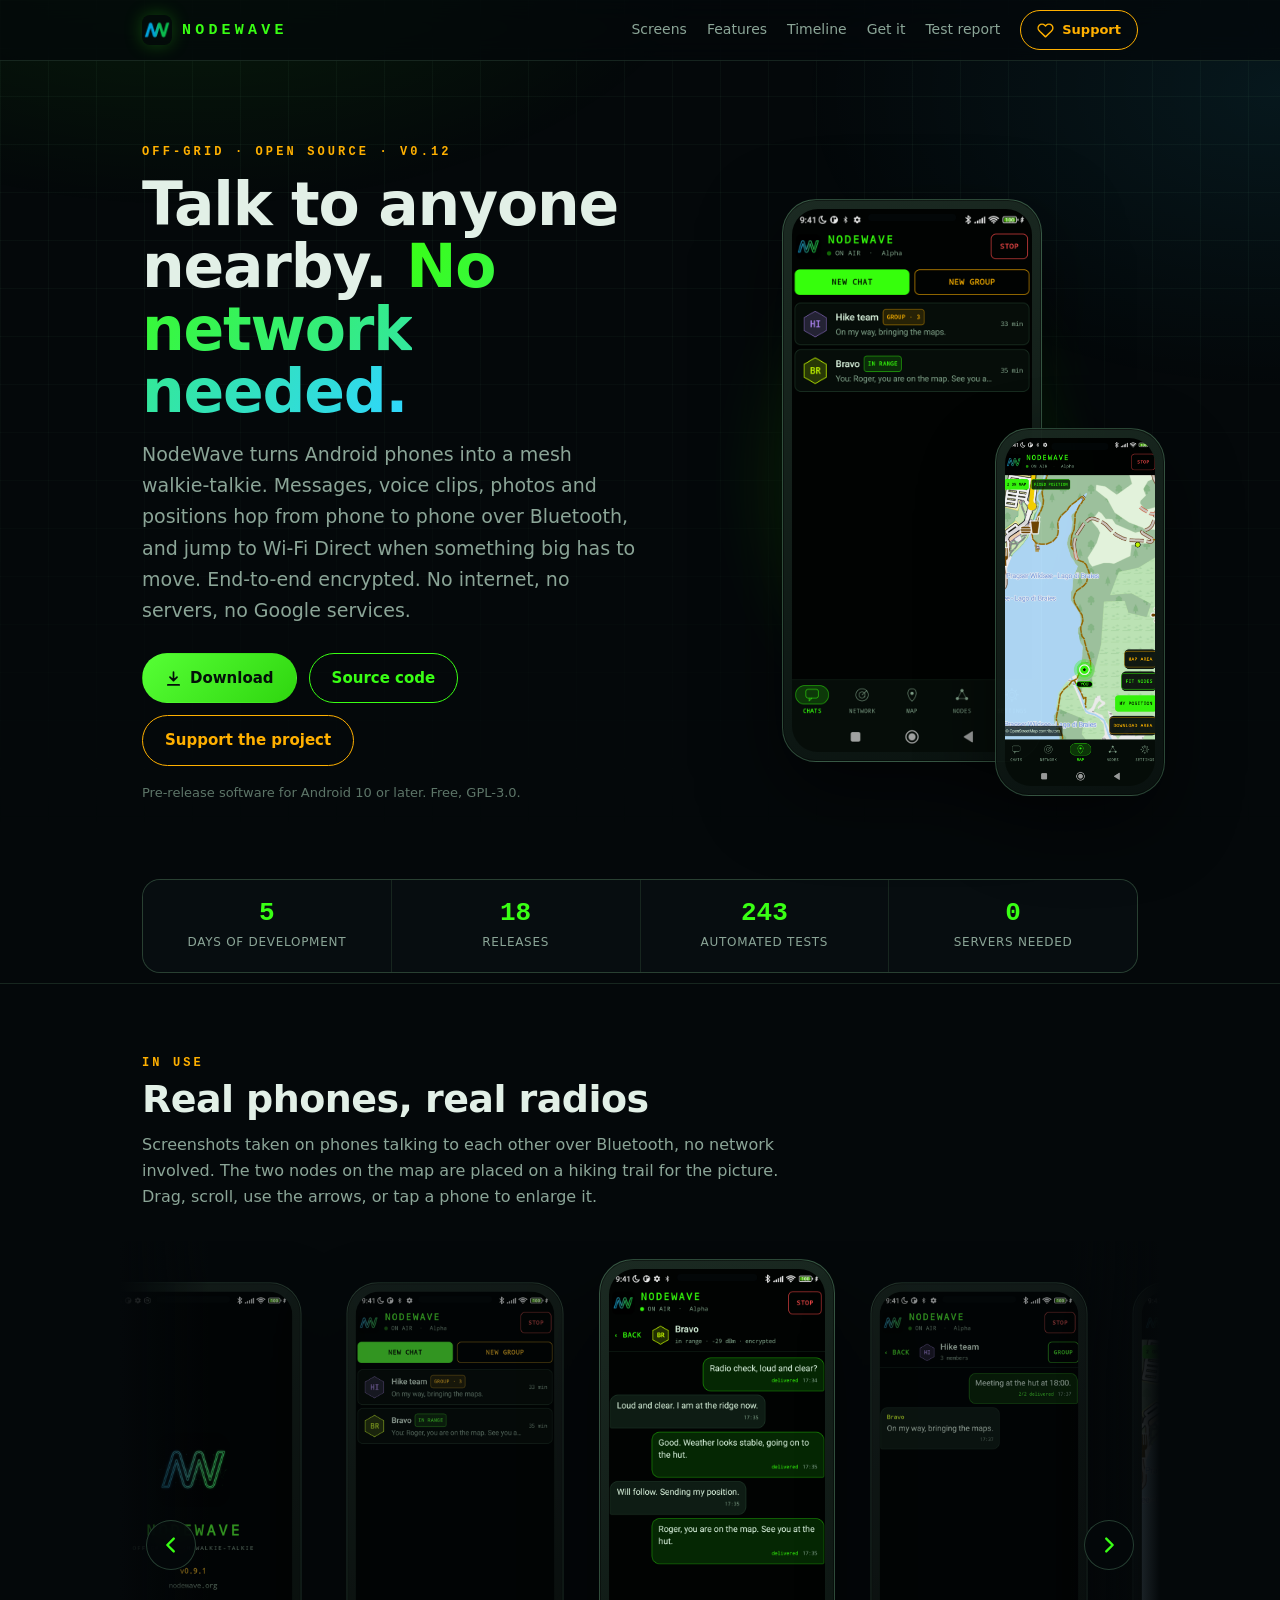
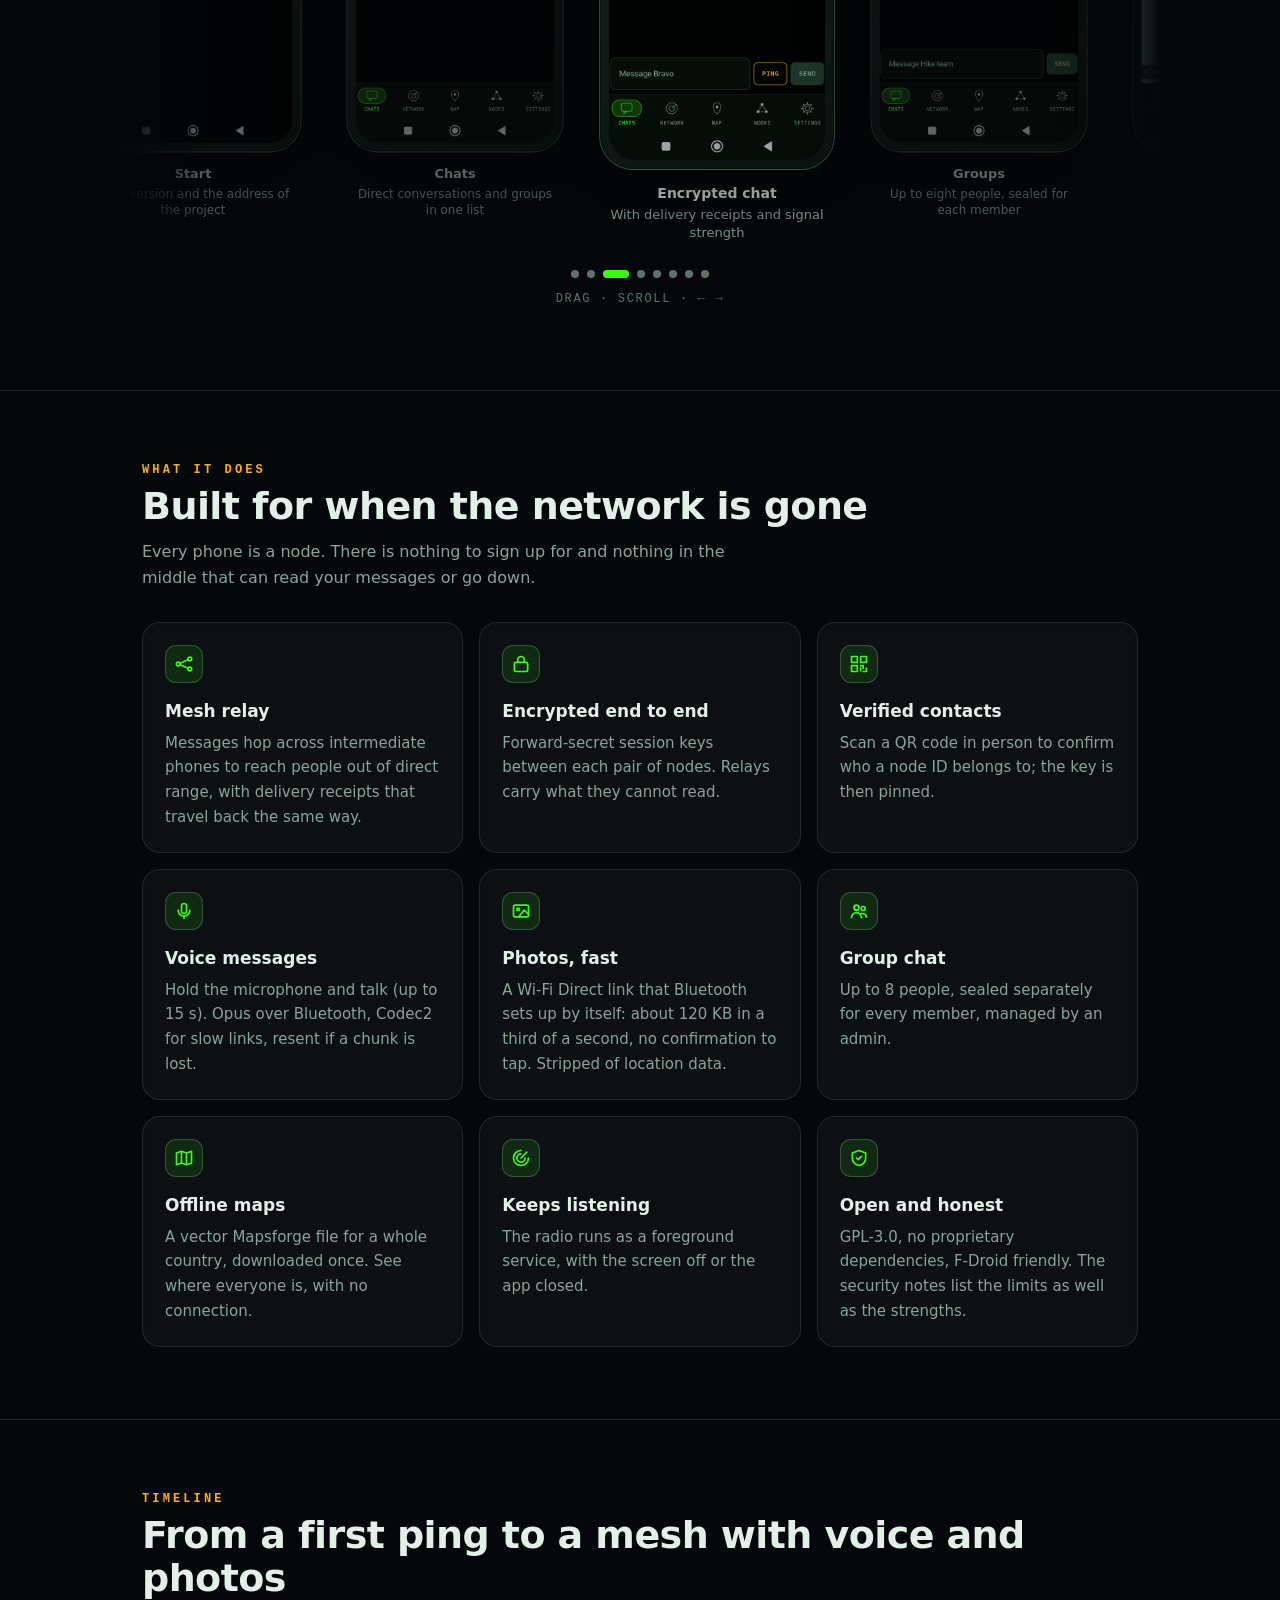
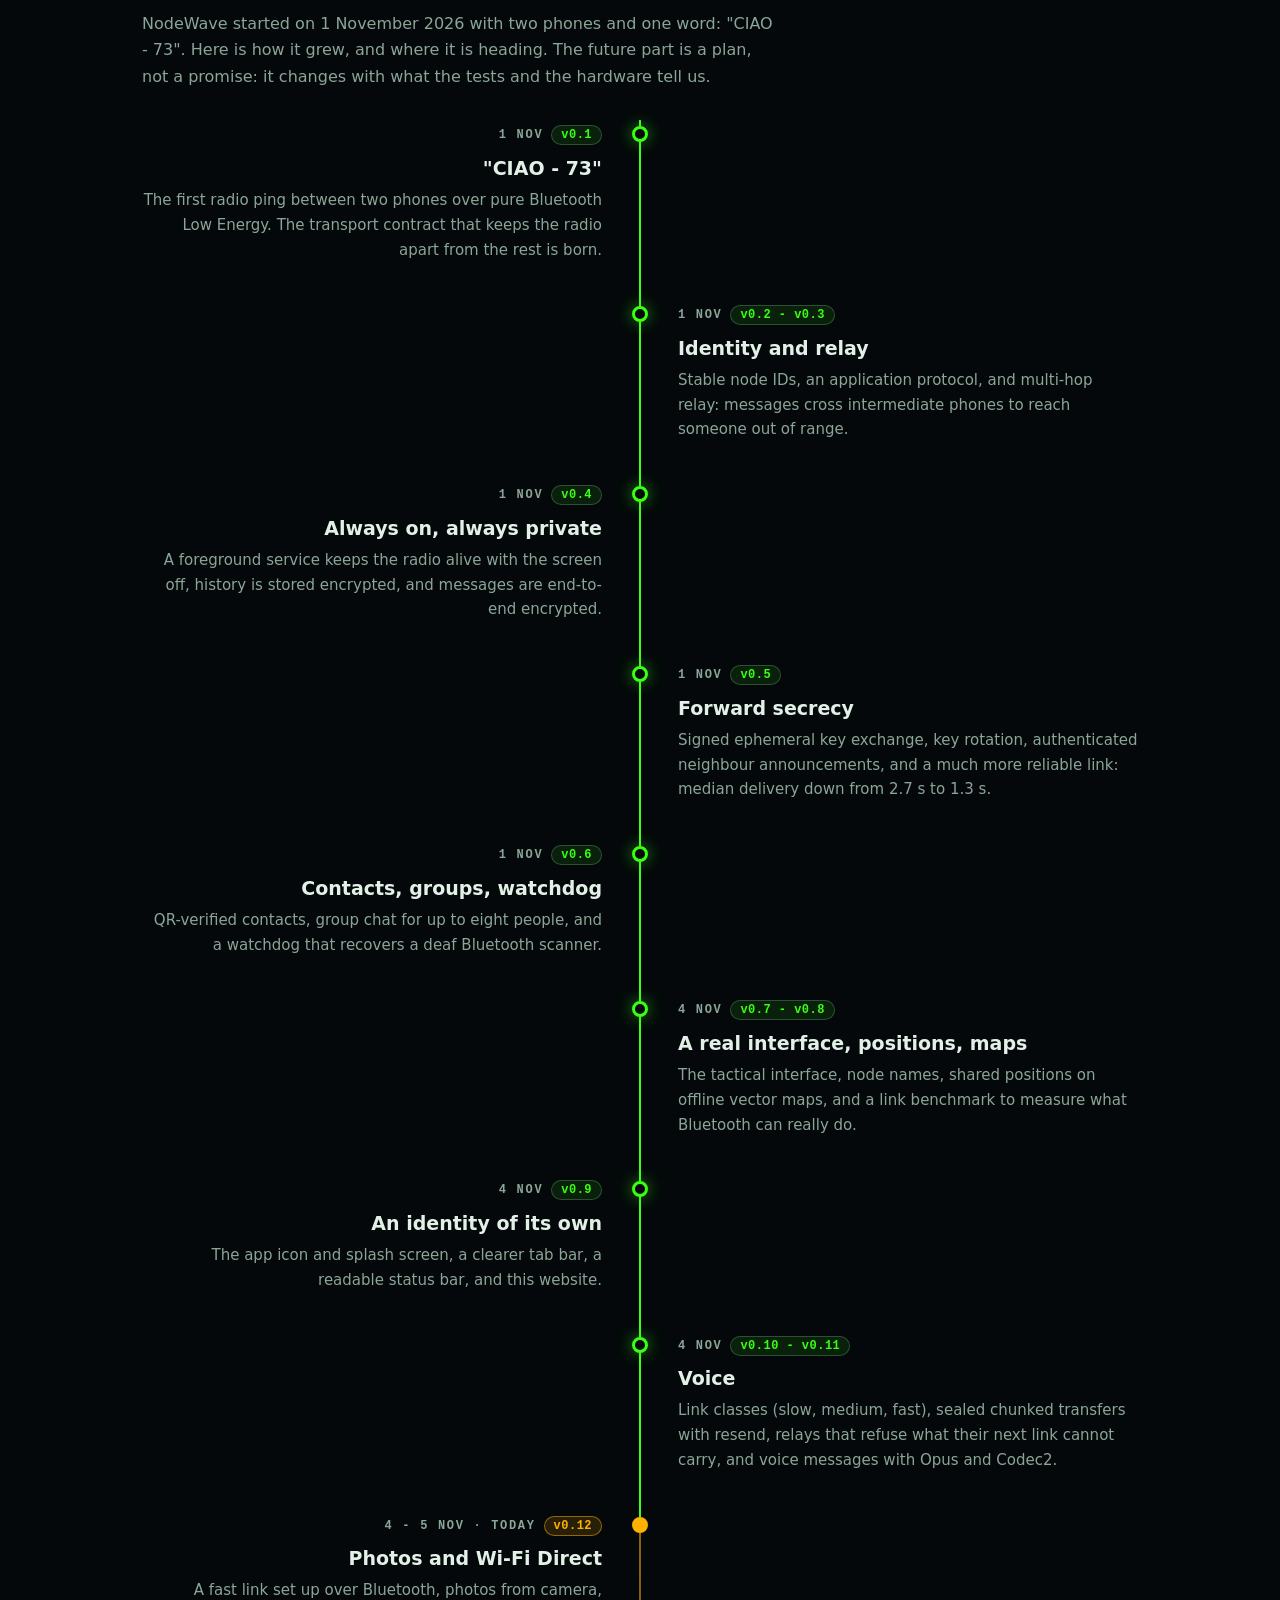
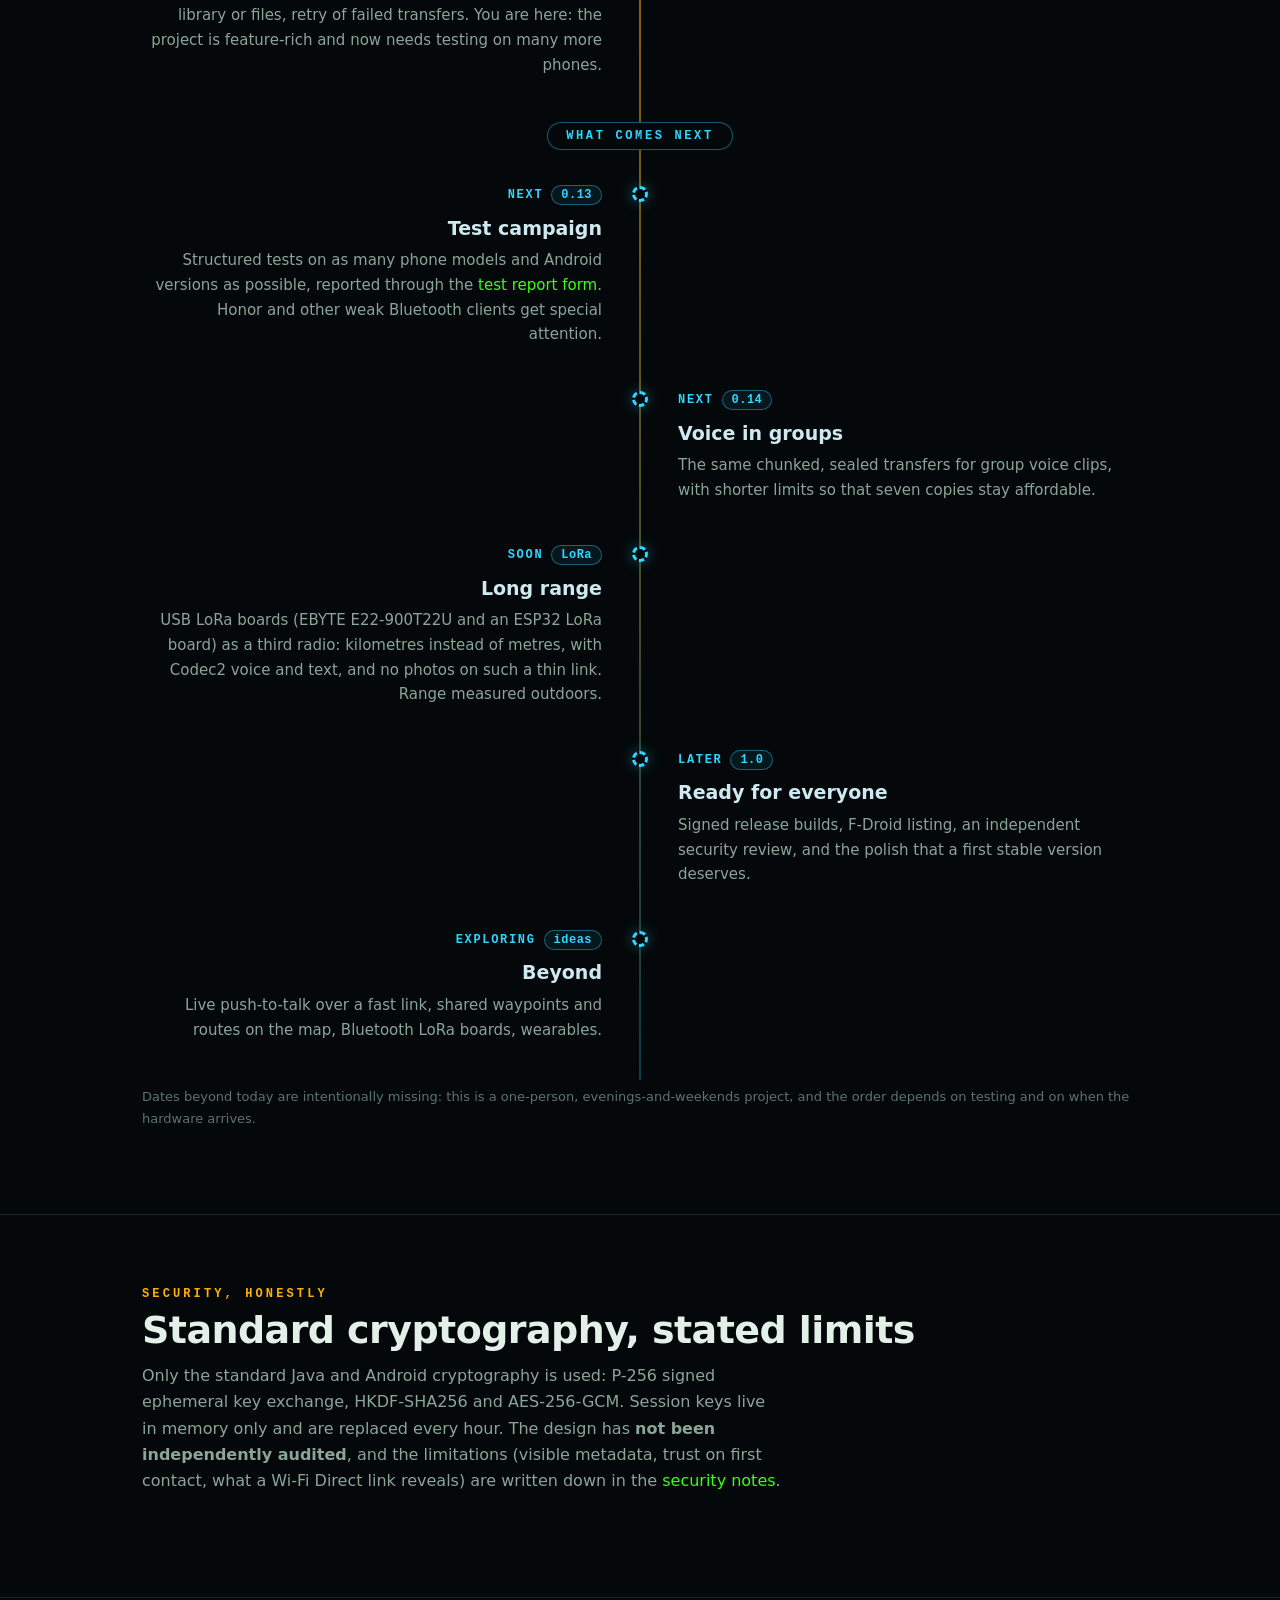
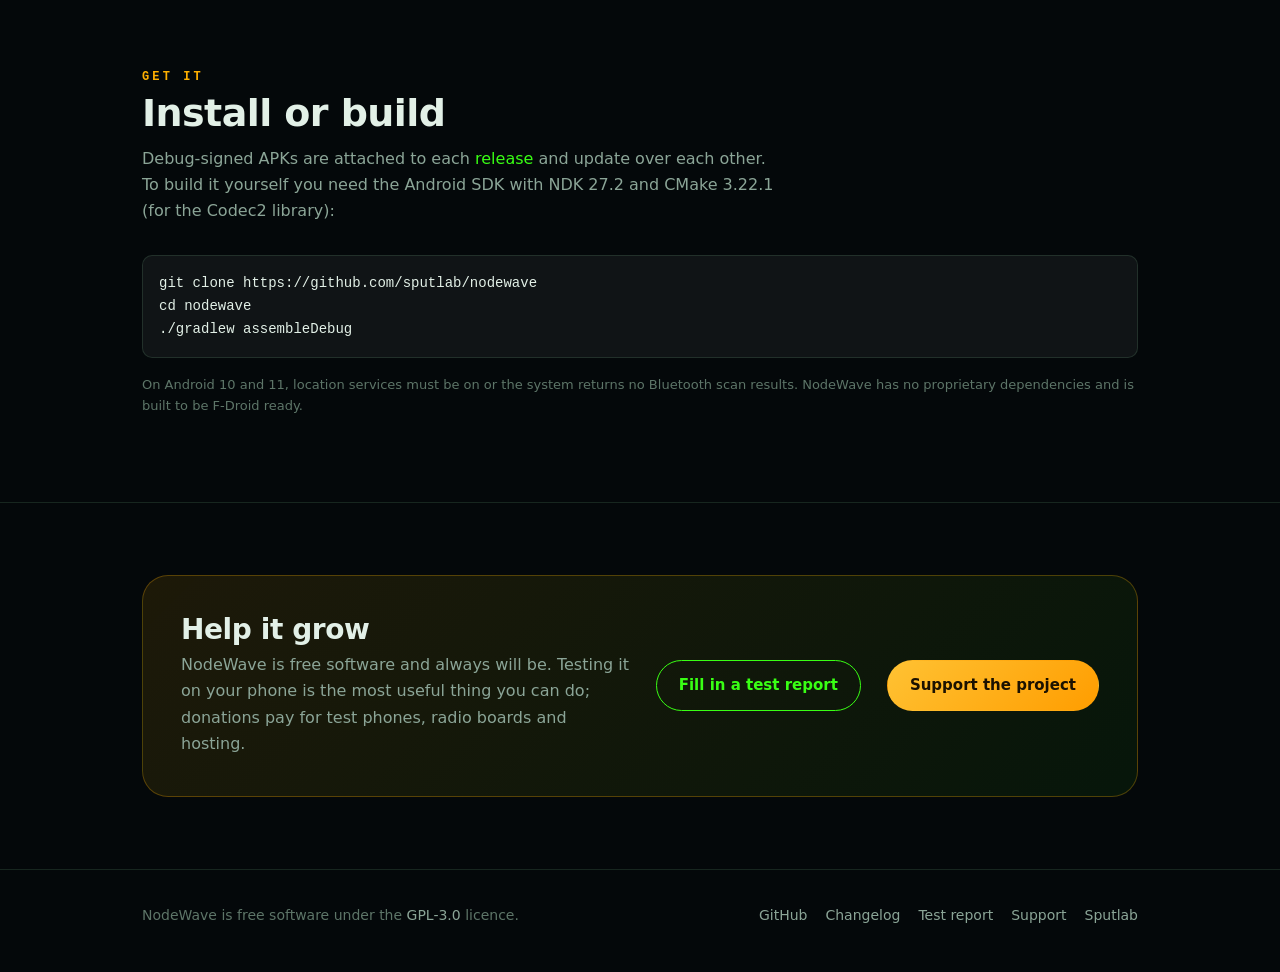
<file: docs/index.html>
<!doctype html>
<html lang="en">
<head>
<meta charset="utf-8">
<meta name="viewport" content="width=device-width,initial-scale=1">
<title>NodeWave - off-grid mesh walkie-talkie for Android</title>
<meta name="description" content="NodeWave: phones talk to each other over Bluetooth Low Energy and Wi-Fi Direct, end-to-end encrypted, with voice, photos, groups and offline maps. No internet, no servers, no Google services. Open source, GPL-3.0.">
<meta name="theme-color" content="#04080a">
<link rel="canonical" href="https://nodewave.org/">
<meta property="og:title" content="NodeWave - off-grid mesh walkie-talkie for Android">
<meta property="og:description" content="Phones talk to each other over Bluetooth and Wi-Fi Direct, end-to-end encrypted, with no internet and no servers.">
<meta property="og:image" content="https://nodewave.org/assets/screens/chats.png">
<meta property="og:url" content="https://nodewave.org/">
<link rel="icon" href="images/icon.png">
<link rel="stylesheet" href="style.css">
</head>
<body>

<header class="top"><div class="wrap">
  <a class="brand" href="./"><img src="images/icon.png" alt="">NODEWAVE</a>
  <nav class="nav">
    <a href="#screens">Screens</a><a href="#features">Features</a><a href="#timeline">Timeline</a><a href="#get">Get it</a><a href="test-report.html">Test report</a>
    <a class="btn amber small" href="donate.html"><svg viewBox="0 0 24 24" fill="none" stroke="currentColor" stroke-width="2" stroke-linecap="round" stroke-linejoin="round"><path d="M20.8 4.6a5.5 5.5 0 0 0-7.8 0L12 5.7l-1-1.1a5.5 5.5 0 0 0-7.8 7.8l1 1.1L12 21l7.8-7.5 1-1.1a5.5 5.5 0 0 0 0-7.8z"/></svg>Support</a>
  </nav>
</div></header>

<main>
<div class="wrap">
  <div class="hero">
    <div>
      <p class="eyebrow">Off-grid · open source · v0.12</p>
      <h1>Talk to anyone nearby. <em>No network needed.</em></h1>
      <p class="lead">NodeWave turns Android phones into a mesh walkie-talkie. Messages, voice clips, photos and positions hop from phone to phone over Bluetooth, and jump to Wi-Fi Direct when something big has to move. End-to-end encrypted. No internet, no servers, no Google services.</p>
      <div class="cta">
        <a class="btn primary" href="https://github.com/sputlab/nodewave/releases"><svg viewBox="0 0 24 24" fill="none" stroke="currentColor" stroke-width="2.4" stroke-linecap="round" stroke-linejoin="round"><path d="M12 3v12m0 0l-5-5m5 5l5-5M4 21h16"/></svg>Download</a>
        <a class="btn" href="https://github.com/sputlab/nodewave">Source code</a>
        <a class="btn amber" href="donate.html">Support the project</a>
      </div>
      <p class="note">Pre-release software for Android 10 or later. Free, GPL-3.0.</p>
    </div>
    <div class="hero-art">
      <div class="phone"><img src="assets/screens/chats.png" alt="NodeWave chats and groups"></div>
      <div class="phone b"><img src="assets/screens/map.png" alt="Offline map with two nodes"></div>
    </div>
  </div>

  <div class="stats" aria-label="Project in numbers">
    <div><b>5</b><span>DAYS OF DEVELOPMENT</span></div>
    <div><b>18</b><span>RELEASES</span></div>
    <div><b>243</b><span>AUTOMATED TESTS</span></div>
    <div><b>0</b><span>SERVERS NEEDED</span></div>
  </div>
</div>

<section id="screens"><div class="wrap">
  <p class="kicker">In use</p>
  <h2>Real phones, real radios</h2>
  <p class="sub">Screenshots taken on phones talking to each other over Bluetooth, no network involved. The two nodes on the map are placed on a hiking trail for the picture. Drag, scroll, use the arrows, or tap a phone to enlarge it.</p>

  <div class="gallery" aria-roledescription="carousel" aria-label="NodeWave screenshots">
    <div class="fade l"></div><div class="fade r"></div>
    <button class="arrow l" aria-label="Previous screenshot"><svg viewBox="0 0 24 24" fill="none" stroke="currentColor" stroke-width="2.6" stroke-linecap="round" stroke-linejoin="round"><path d="M15 5l-7 7 7 7"/></svg></button>
    <button class="arrow r" aria-label="Next screenshot"><svg viewBox="0 0 24 24" fill="none" stroke="currentColor" stroke-width="2.6" stroke-linecap="round" stroke-linejoin="round"><path d="M9 5l7 7-7 7"/></svg></button>
    <div class="track" tabindex="0">
      <figure class="shot"><div class="phone"><img src="assets/screens/splash.png" alt="Splash screen with icon, version and nodewave.org"></div><figcaption><b>Start</b>Icon, version and the address of the project</figcaption></figure>
      <figure class="shot"><div class="phone"><img src="assets/screens/chats.png" alt="Chats list with a group and a direct conversation"></div><figcaption><b>Chats</b>Direct conversations and groups in one list</figcaption></figure>
      <figure class="shot"><div class="phone"><img src="assets/screens/direct-chat.png" alt="Direct encrypted conversation between two nodes"></div><figcaption><b>Encrypted chat</b>With delivery receipts and signal strength</figcaption></figure>
      <figure class="shot"><div class="phone"><img src="assets/screens/group-chat.png" alt="Group chat with three members"></div><figcaption><b>Groups</b>Up to eight people, sealed for each member</figcaption></figure>
      <figure class="shot"><div class="phone"><img src="assets/screens/map.png" alt="Offline vector map with two nodes"></div><figcaption><b>Offline map</b>One file for a whole country, positions on top</figcaption></figure>
      <figure class="shot"><div class="phone"><img src="assets/screens/network.png" alt="Radar and list of nodes in range"></div><figcaption><b>Network</b>Radar and signal strength of everyone around you</figcaption></figure>
      <figure class="shot"><div class="phone"><img src="assets/screens/nodes.png" alt="Known nodes, verified and encrypted"></div><figcaption><b>Nodes</b>Known people, verified contacts, positions</figcaption></figure>
      <figure class="shot"><div class="phone"><img src="assets/screens/settings.png" alt="Settings: identity and Bluetooth radio"></div><figcaption><b>Settings</b>Identity, radio power, voice, Wi-Fi Direct, maps</figcaption></figure>
    </div>
    <div class="dots" role="tablist"></div>
    <p class="hint">DRAG · SCROLL · ← →</p>
  </div>
  <div class="lightbox" role="dialog" aria-modal="true" aria-label="Screenshot">
    <button class="x" aria-label="Close">×</button>
    <button class="arrow l" aria-label="Previous"><svg viewBox="0 0 24 24" fill="none" stroke="currentColor" stroke-width="2.6" stroke-linecap="round" stroke-linejoin="round"><path d="M15 5l-7 7 7 7"/></svg></button>
    <img alt="">
    <p></p>
    <button class="arrow r" aria-label="Next"><svg viewBox="0 0 24 24" fill="none" stroke="currentColor" stroke-width="2.6" stroke-linecap="round" stroke-linejoin="round"><path d="M9 5l7 7-7 7"/></svg></button>
  </div>
</div></section>

<section id="features"><div class="wrap">
  <p class="kicker">What it does</p>
  <h2>Built for when the network is gone</h2>
  <p class="sub">Every phone is a node. There is nothing to sign up for and nothing in the middle that can read your messages or go down.</p>
  <div class="grid">
    <div class="card"><div class="ico"><svg viewBox="0 0 24 24" fill="none" stroke="currentColor" stroke-width="2" stroke-linecap="round" stroke-linejoin="round"><circle cx="5" cy="12" r="2.2"/><circle cx="19" cy="6" r="2.2"/><circle cx="19" cy="18" r="2.2"/><path d="M7 11l10-4M7 13l10 4"/></svg></div><h3>Mesh relay</h3><p>Messages hop across intermediate phones to reach people out of direct range, with delivery receipts that travel back the same way.</p></div>
    <div class="card"><div class="ico"><svg viewBox="0 0 24 24" fill="none" stroke="currentColor" stroke-width="2" stroke-linecap="round" stroke-linejoin="round"><rect x="4" y="10" width="16" height="11" rx="2"/><path d="M8 10V7a4 4 0 0 1 8 0v3"/></svg></div><h3>Encrypted end to end</h3><p>Forward-secret session keys between each pair of nodes. Relays carry what they cannot read.</p></div>
    <div class="card"><div class="ico"><svg viewBox="0 0 24 24" fill="none" stroke="currentColor" stroke-width="2" stroke-linecap="round" stroke-linejoin="round"><rect x="3" y="3" width="7" height="7"/><rect x="14" y="3" width="7" height="7"/><rect x="3" y="14" width="7" height="7"/><path d="M14 14h3v3m4 0v4h-4m-3-1v-3"/></svg></div><h3>Verified contacts</h3><p>Scan a QR code in person to confirm who a node ID belongs to; the key is then pinned.</p></div>
    <div class="card"><div class="ico"><svg viewBox="0 0 24 24" fill="none" stroke="currentColor" stroke-width="2" stroke-linecap="round" stroke-linejoin="round"><rect x="9" y="3" width="6" height="12" rx="3"/><path d="M5 11a7 7 0 0 0 14 0M12 18v3"/></svg></div><h3>Voice messages</h3><p>Hold the microphone and talk (up to 15 s). Opus over Bluetooth, Codec2 for slow links, resent if a chunk is lost.</p></div>
    <div class="card"><div class="ico"><svg viewBox="0 0 24 24" fill="none" stroke="currentColor" stroke-width="2" stroke-linecap="round" stroke-linejoin="round"><rect x="3" y="5" width="18" height="14" rx="2"/><circle cx="8.5" cy="10" r="1.6"/><path d="M21 16l-5-5-7 8"/></svg></div><h3>Photos, fast</h3><p>A Wi-Fi Direct link that Bluetooth sets up by itself: about 120 KB in a third of a second, no confirmation to tap. Stripped of location data.</p></div>
    <div class="card"><div class="ico"><svg viewBox="0 0 24 24" fill="none" stroke="currentColor" stroke-width="2" stroke-linecap="round" stroke-linejoin="round"><circle cx="9" cy="8" r="3"/><circle cx="17" cy="9" r="2.4"/><path d="M3 20c0-3.3 2.7-6 6-6s6 2.7 6 6M15 15c3 0 6 1.5 6 4.5"/></svg></div><h3>Group chat</h3><p>Up to 8 people, sealed separately for every member, managed by an admin.</p></div>
    <div class="card"><div class="ico"><svg viewBox="0 0 24 24" fill="none" stroke="currentColor" stroke-width="2" stroke-linecap="round" stroke-linejoin="round"><path d="M9 4l-6 2v14l6-2 6 2 6-2V4l-6 2-6-2zM9 4v14M15 6v14"/></svg></div><h3>Offline maps</h3><p>A vector Mapsforge file for a whole country, downloaded once. See where everyone is, with no connection.</p></div>
    <div class="card"><div class="ico"><svg viewBox="0 0 24 24" fill="none" stroke="currentColor" stroke-width="2" stroke-linecap="round" stroke-linejoin="round"><path d="M12 3a9 9 0 1 0 9 9M12 7a5 5 0 1 0 5 5M12 12l7-7"/></svg></div><h3>Keeps listening</h3><p>The radio runs as a foreground service, with the screen off or the app closed.</p></div>
    <div class="card"><div class="ico"><svg viewBox="0 0 24 24" fill="none" stroke="currentColor" stroke-width="2" stroke-linecap="round" stroke-linejoin="round"><path d="M12 3l8 3v6c0 5-3.5 8-8 9-4.5-1-8-4-8-9V6l8-3z"/><path d="M9 12l2 2 4-4"/></svg></div><h3>Open and honest</h3><p>GPL-3.0, no proprietary dependencies, F-Droid friendly. The security notes list the limits as well as the strengths.</p></div>
  </div>
</div></section>

<section id="timeline"><div class="wrap">
  <p class="kicker">Timeline</p>
  <h2>From a first ping to a mesh with voice and photos</h2>
  <p class="sub">NodeWave started on 1 November 2026 with two phones and one word: "CIAO - 73". Here is how it grew, and where it is heading. The future part is a plan, not a promise: it changes with what the tests and the hardware tell us.</p>

  <ol class="timeline">
    <li class="tl"><span class="dot"></span><span class="when">1 Nov</span><span class="ver">v0.1</span><h3>"CIAO - 73"</h3><p>The first radio ping between two phones over pure Bluetooth Low Energy. The transport contract that keeps the radio apart from the rest is born.</p></li>
    <li class="tl"><span class="dot"></span><span class="when">1 Nov</span><span class="ver">v0.2 - v0.3</span><h3>Identity and relay</h3><p>Stable node IDs, an application protocol, and multi-hop relay: messages cross intermediate phones to reach someone out of range.</p></li>
    <li class="tl"><span class="dot"></span><span class="when">1 Nov</span><span class="ver">v0.4</span><h3>Always on, always private</h3><p>A foreground service keeps the radio alive with the screen off, history is stored encrypted, and messages are end-to-end encrypted.</p></li>
    <li class="tl"><span class="dot"></span><span class="when">1 Nov</span><span class="ver">v0.5</span><h3>Forward secrecy</h3><p>Signed ephemeral key exchange, key rotation, authenticated neighbour announcements, and a much more reliable link: median delivery down from 2.7 s to 1.3 s.</p></li>
    <li class="tl"><span class="dot"></span><span class="when">1 Nov</span><span class="ver">v0.6</span><h3>Contacts, groups, watchdog</h3><p>QR-verified contacts, group chat for up to eight people, and a watchdog that recovers a deaf Bluetooth scanner.</p></li>
    <li class="tl"><span class="dot"></span><span class="when">4 Nov</span><span class="ver">v0.7 - v0.8</span><h3>A real interface, positions, maps</h3><p>The tactical interface, node names, shared positions on offline vector maps, and a link benchmark to measure what Bluetooth can really do.</p></li>
    <li class="tl"><span class="dot"></span><span class="when">4 Nov</span><span class="ver">v0.9</span><h3>An identity of its own</h3><p>The app icon and splash screen, a clearer tab bar, a readable status bar, and this website.</p></li>
    <li class="tl"><span class="dot"></span><span class="when">4 Nov</span><span class="ver">v0.10 - v0.11</span><h3>Voice</h3><p>Link classes (slow, medium, fast), sealed chunked transfers with resend, relays that refuse what their next link cannot carry, and voice messages with Opus and Codec2.</p></li>
    <li class="tl now"><span class="dot"></span><span class="when">4 - 5 Nov · today</span><span class="ver">v0.12</span><h3>Photos and Wi-Fi Direct</h3><p>A fast link set up over Bluetooth, photos from camera, library or files, retry of failed transfers. You are here: the project is feature-rich and now needs testing on many more phones.</p></li>

    <li class="phase f" style="width:100%;margin-left:0"><span>What comes next</span></li>

    <li class="tl future"><span class="dot"></span><span class="when">Next</span><span class="ver">0.13</span><h3>Test campaign</h3><p>Structured tests on as many phone models and Android versions as possible, reported through the <a href="test-report.html">test report form</a>. Honor and other weak Bluetooth clients get special attention.</p></li>
    <li class="tl future"><span class="dot"></span><span class="when">Next</span><span class="ver">0.14</span><h3>Voice in groups</h3><p>The same chunked, sealed transfers for group voice clips, with shorter limits so that seven copies stay affordable.</p></li>
    <li class="tl future"><span class="dot"></span><span class="when">Soon</span><span class="ver">LoRa</span><h3>Long range</h3><p>USB LoRa boards (EBYTE E22-900T22U and an ESP32 LoRa board) as a third radio: kilometres instead of metres, with Codec2 voice and text, and no photos on such a thin link. Range measured outdoors.</p></li>
    <li class="tl future"><span class="dot"></span><span class="when">Later</span><span class="ver">1.0</span><h3>Ready for everyone</h3><p>Signed release builds, F-Droid listing, an independent security review, and the polish that a first stable version deserves.</p></li>
    <li class="tl future"><span class="dot"></span><span class="when">Exploring</span><span class="ver">ideas</span><h3>Beyond</h3><p>Live push-to-talk over a fast link, shared waypoints and routes on the map, Bluetooth LoRa boards, wearables.</p></li>
  </ol>
  <p class="promise">Dates beyond today are intentionally missing: this is a one-person, evenings-and-weekends project, and the order depends on testing and on when the hardware arrives.</p>
</div></section>

<section id="security"><div class="wrap">
  <p class="kicker">Security, honestly</p>
  <h2>Standard cryptography, stated limits</h2>
  <p class="sub">Only the standard Java and Android cryptography is used: P-256 signed ephemeral key exchange, HKDF-SHA256 and AES-256-GCM. Session keys live in memory only and are replaced every hour. The design has <strong>not been independently audited</strong>, and the limitations (visible metadata, trust on first contact, what a Wi-Fi Direct link reveals) are written down in the <a href="https://github.com/sputlab/nodewave/blob/main/docs/SECURITY.md">security notes</a>.</p>
</div></section>

<section id="get"><div class="wrap">
  <p class="kicker">Get it</p>
  <h2>Install or build</h2>
  <p class="sub">Debug-signed APKs are attached to each <a href="https://github.com/sputlab/nodewave/releases">release</a> and update over each other. To build it yourself you need the Android SDK with NDK 27.2 and CMake 3.22.1 (for the Codec2 library):</p>
<pre>git clone https://github.com/sputlab/nodewave
cd nodewave
./gradlew assembleDebug</pre>
  <p class="note">On Android 10 and 11, location services must be on or the system returns no Bluetooth scan results. NodeWave has no proprietary dependencies and is built to be F-Droid ready.</p>
</div></section>

<section><div class="wrap">
  <div class="band">
    <div class="grow"><h2>Help it grow</h2><p>NodeWave is free software and always will be. Testing it on your phone is the most useful thing you can do; donations pay for test phones, radio boards and hosting.</p></div>
    <a class="btn" href="test-report.html">Fill in a test report</a>
    <a class="btn amber solid" href="donate.html">Support the project</a>
  </div>
</div></section>
</main>

<footer><div class="wrap">
  <div>NodeWave is free software under the <a href="https://github.com/sputlab/nodewave/blob/main/LICENSE">GPL-3.0</a> licence.</div>
  <div class="links"><a href="https://github.com/sputlab/nodewave">GitHub</a><a href="https://github.com/sputlab/nodewave/blob/main/CHANGELOG.md">Changelog</a><a href="test-report.html">Test report</a><a href="donate.html">Support</a><a href="https://sputlab.com">Sputlab</a></div>
</div></footer>

<script src="site.js"></script>
</body>
</html>
</file>
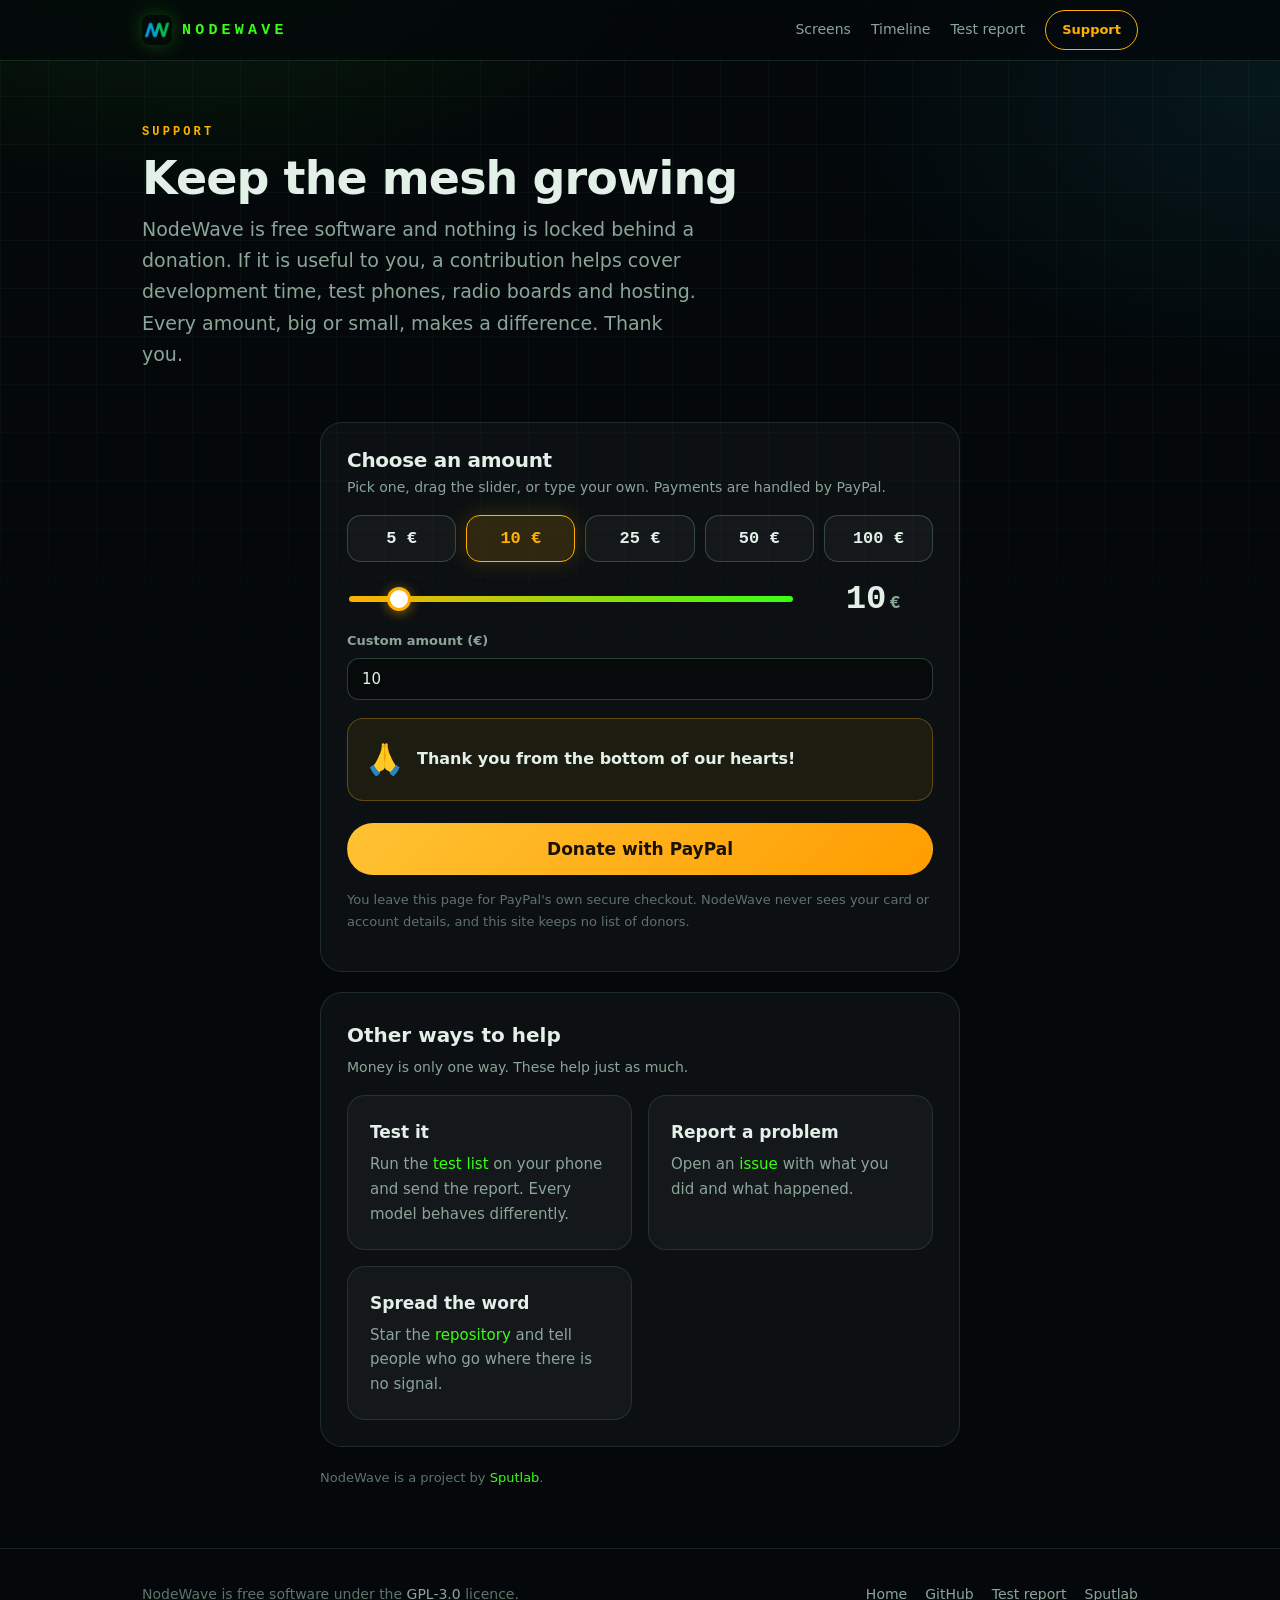
<file: docs/donate.html>
<!doctype html>
<html lang="en">
<head>
<meta charset="utf-8">
<meta name="viewport" content="width=device-width,initial-scale=1">
<title>Support NodeWave</title>
<meta name="description" content="Support NodeWave, the open-source off-grid mesh walkie-talkie for Android.">
<meta name="theme-color" content="#04080a">
<link rel="canonical" href="https://nodewave.org/donate.html">
<link rel="icon" href="images/icon.png">
<link rel="stylesheet" href="style.css">
</head>
<body>
<header class="top"><div class="wrap">
  <a class="brand" href="./"><img src="images/icon.png" alt="">NODEWAVE</a>
  <nav class="nav"><a href="./#screens">Screens</a><a href="./#timeline">Timeline</a><a href="test-report.html">Test report</a><a class="btn amber small" href="donate.html" aria-current="page">Support</a></nav>
</div></header>

<main class="wrap">
  <div class="pagehead">
    <p class="eyebrow">Support</p>
    <h1>Keep the mesh growing</h1>
    <p class="lead">NodeWave is free software and nothing is locked behind a donation. If it is useful to you, a contribution helps cover development time, test phones, radio boards and hosting. Every amount, big or small, makes a difference. Thank you.</p>
  </div>

  <div class="donate">
    <div id="thanksBanner" class="banner" hidden><strong>Thank you!</strong> Your donation arrived. It really helps, and we are grateful.</div>

    <div class="panel">
      <h2>Choose an amount</h2>
      <p class="hint2">Pick one, drag the slider, or type your own. Payments are handled by PayPal.</p>
      <div class="amounts" id="presets">
        <button type="button" data-amount="5">5 €</button>
        <button type="button" data-amount="10">10 €</button>
        <button type="button" data-amount="25">25 €</button>
        <button type="button" data-amount="50">50 €</button>
        <button type="button" data-amount="100">100 €</button>
      </div>
      <div class="sliderrow">
        <input type="range" id="slider" min="1" max="100" value="10" step="1" aria-label="Amount in euro">
        <div class="big" id="display">10<small>€</small></div>
      </div>
      <label class="f">Custom amount (€)<input type="number" id="manual" min="1" step="any" value="10" inputmode="decimal"></label>

      <div class="thanks" id="thanksBox"><span class="e" id="thanksEmoji">🙏</span><p id="thanksText">Thank you for your support!</p></div>

      <form id="paypal" method="post" action="https://www.paypal.com/cgi-bin/webscr" target="_blank" rel="noopener">
        <input type="hidden" name="cmd" value="_xclick">
        <input type="hidden" name="business" value="therealsputnik@proton.me">
        <input type="hidden" name="item_name" value="Donation to NodeWave">
        <input type="hidden" name="currency_code" value="EUR">
        <input type="hidden" name="amount" id="ppAmount" value="10">
        <input type="hidden" name="return" value="https://nodewave.org/donate.html?thanks=1">
        <input type="hidden" name="cancel_return" value="https://nodewave.org/donate.html">
        <input type="hidden" name="no_shipping" value="1">
        <input type="hidden" name="no_note" value="1">
        <button type="submit" class="btn amber solid paypal" id="go">Donate with PayPal</button>
      </form>
      <p class="fine">You leave this page for PayPal's own secure checkout. NodeWave never sees your card or account details, and this site keeps no list of donors.</p>
    </div>

    <div class="panel">
      <h3>Other ways to help</h3>
      <p class="hint2">Money is only one way. These help just as much.</p>
      <div class="grid" style="margin-top:6px">
        <div class="card"><h3>Test it</h3><p>Run the <a href="test-report.html">test list</a> on your phone and send the report. Every model behaves differently.</p></div>
        <div class="card"><h3>Report a problem</h3><p>Open an <a href="https://github.com/sputlab/nodewave/issues">issue</a> with what you did and what happened.</p></div>
        <div class="card"><h3>Spread the word</h3><p>Star the <a href="https://github.com/sputlab/nodewave">repository</a> and tell people who go where there is no signal.</p></div>
      </div>
    </div>
    <p class="fine">NodeWave is a project by <a href="https://sputlab.com">Sputlab</a>.</p>
  </div>
</main>

<footer><div class="wrap">
  <div>NodeWave is free software under the <a href="https://github.com/sputlab/nodewave/blob/main/LICENSE">GPL-3.0</a> licence.</div>
  <div class="links"><a href="./">Home</a><a href="https://github.com/sputlab/nodewave">GitHub</a><a href="test-report.html">Test report</a><a href="https://sputlab.com">Sputlab</a></div>
</div></footer>

<script>
(function () {
  var slider = document.getElementById('slider'), manual = document.getElementById('manual'), display = document.getElementById('display');
  var ppAmount = document.getElementById('ppAmount'), box = document.getElementById('thanksBox');
  var text = document.getElementById('thanksText'), emoji = document.getElementById('thanksEmoji');
  var presets = [].slice.call(document.querySelectorAll('#presets button'));
  var phrases = [
    [10, 'Thank you from the bottom of our hearts!', '🙏'], [20, 'Thank you so much! Your help is invaluable.', '🌟'],
    [30, 'You are amazing! Every contribution counts.', '⭐'], [40, 'Your support is precious, thank you!', '💎'],
    [50, 'Thank you for your unparalleled generosity.', '🌈'], [60, 'Your gesture deeply moves us.', '❤️'],
    [70, 'You are a true angel, thank you from the heart.', '😇'], [80, 'Thank you for believing in us, you are special.', '✨'],
    [90, 'Your help makes a difference, infinite thanks.', '🔥'], [100, 'You are legendary! Thank you for your incredible generosity.', '🏆'],
    [Infinity, 'Endless thanks - your extraordinary support leaves us speechless.', '🌹']
  ];
  function phrase(v) { for (var i = 0; i < phrases.length; i++) if (v <= phrases[i][0]) return phrases[i]; return phrases[phrases.length - 1]; }
  function apply(v) {
    if (!(v >= 1)) { text.textContent = 'Please enter an amount of at least 1 €.'; emoji.textContent = '💭'; return false; }
    v = Math.round(v * 100) / 100;
    display.innerHTML = v + '<small>€</small>';
    ppAmount.value = v;
    var p = phrase(v); text.textContent = p[1]; emoji.textContent = p[2];
    presets.forEach(function (b) { b.classList.toggle('on', Number(b.dataset.amount) === v); });
    return true;
  }
  slider.addEventListener('input', function () { manual.value = slider.value; apply(Number(slider.value)); });
  manual.addEventListener('input', function () { var v = parseFloat(manual.value); if (apply(v)) slider.value = Math.min(100, v); });
  presets.forEach(function (b) { b.addEventListener('click', function () { var v = Number(b.dataset.amount); manual.value = v; slider.value = v; apply(v); }); });
  document.getElementById('paypal').addEventListener('submit', function (e) {
    if (!(parseFloat(ppAmount.value) >= 1)) { e.preventDefault(); manual.focus(); }
  });
  apply(10);
  if (/[?&]thanks=1/.test(location.search)) document.getElementById('thanksBanner').hidden = false;
})();
</script>
</body>
</html>
</file>
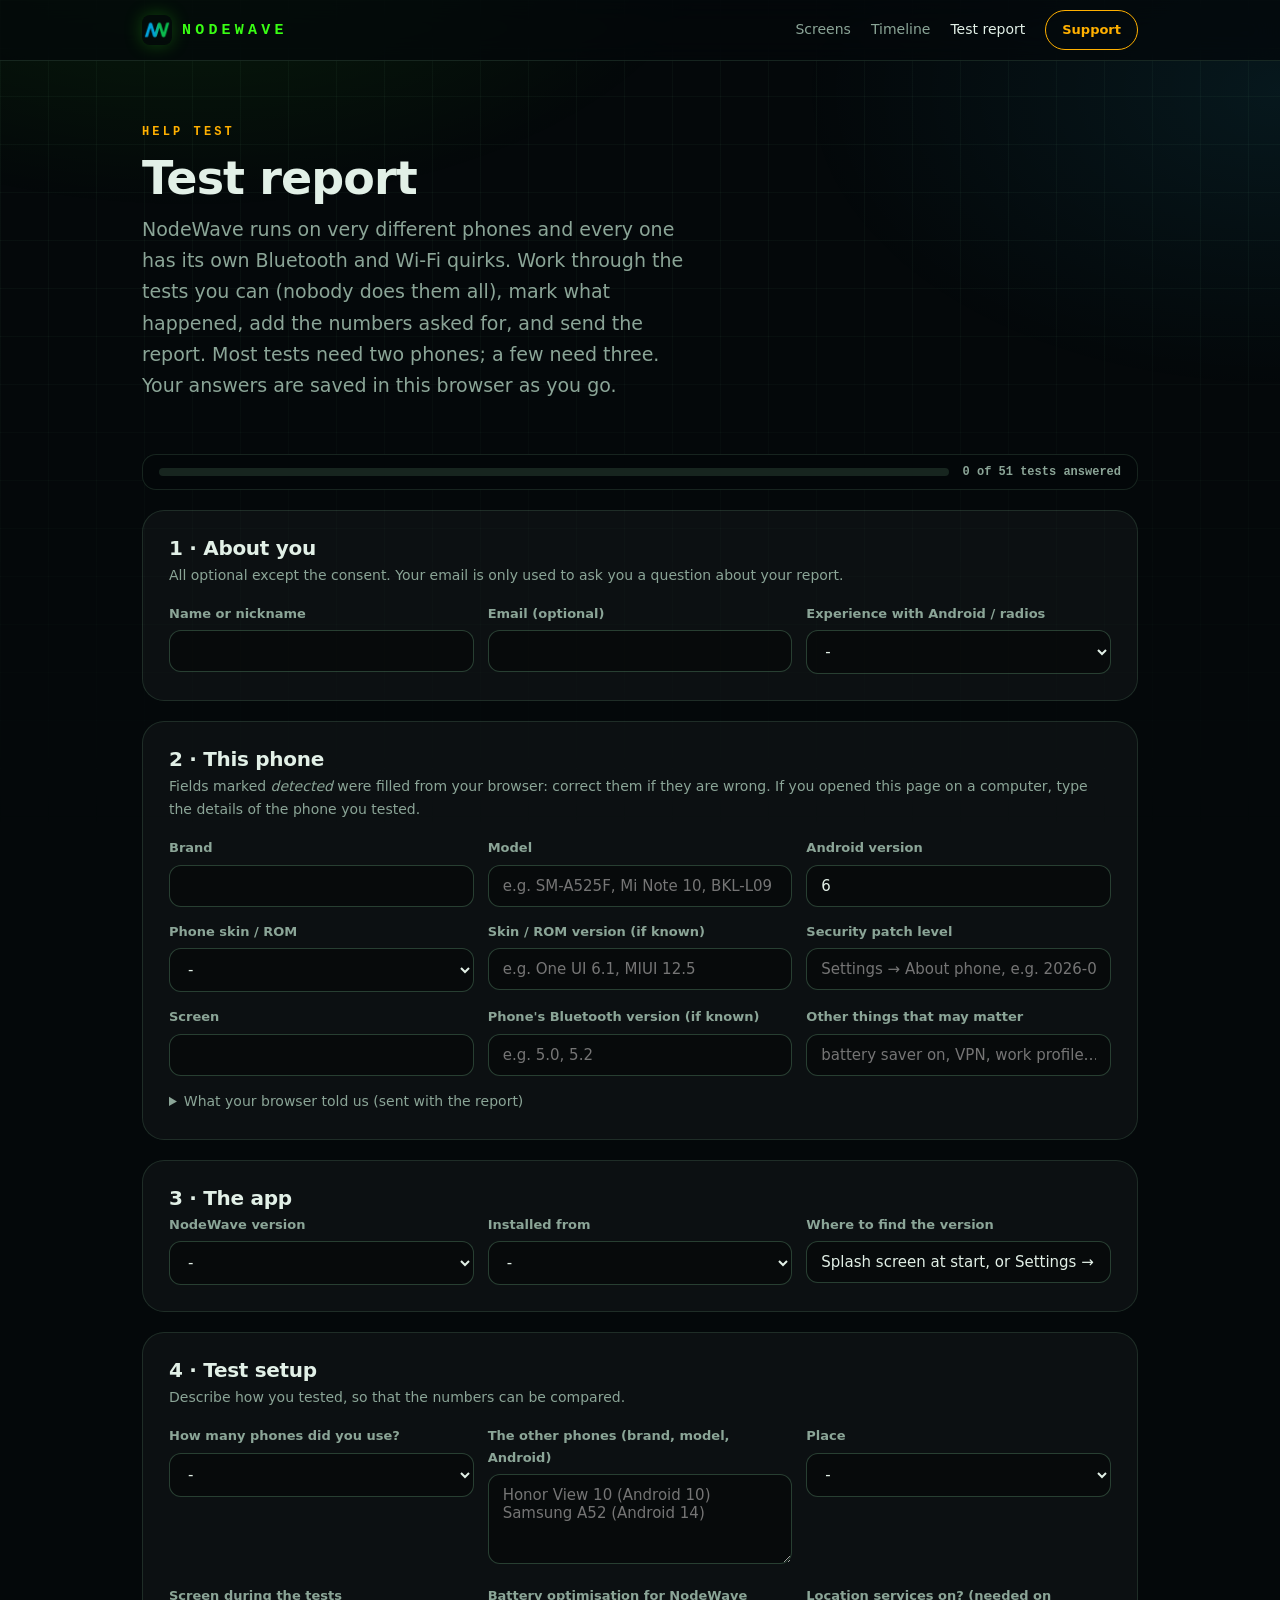
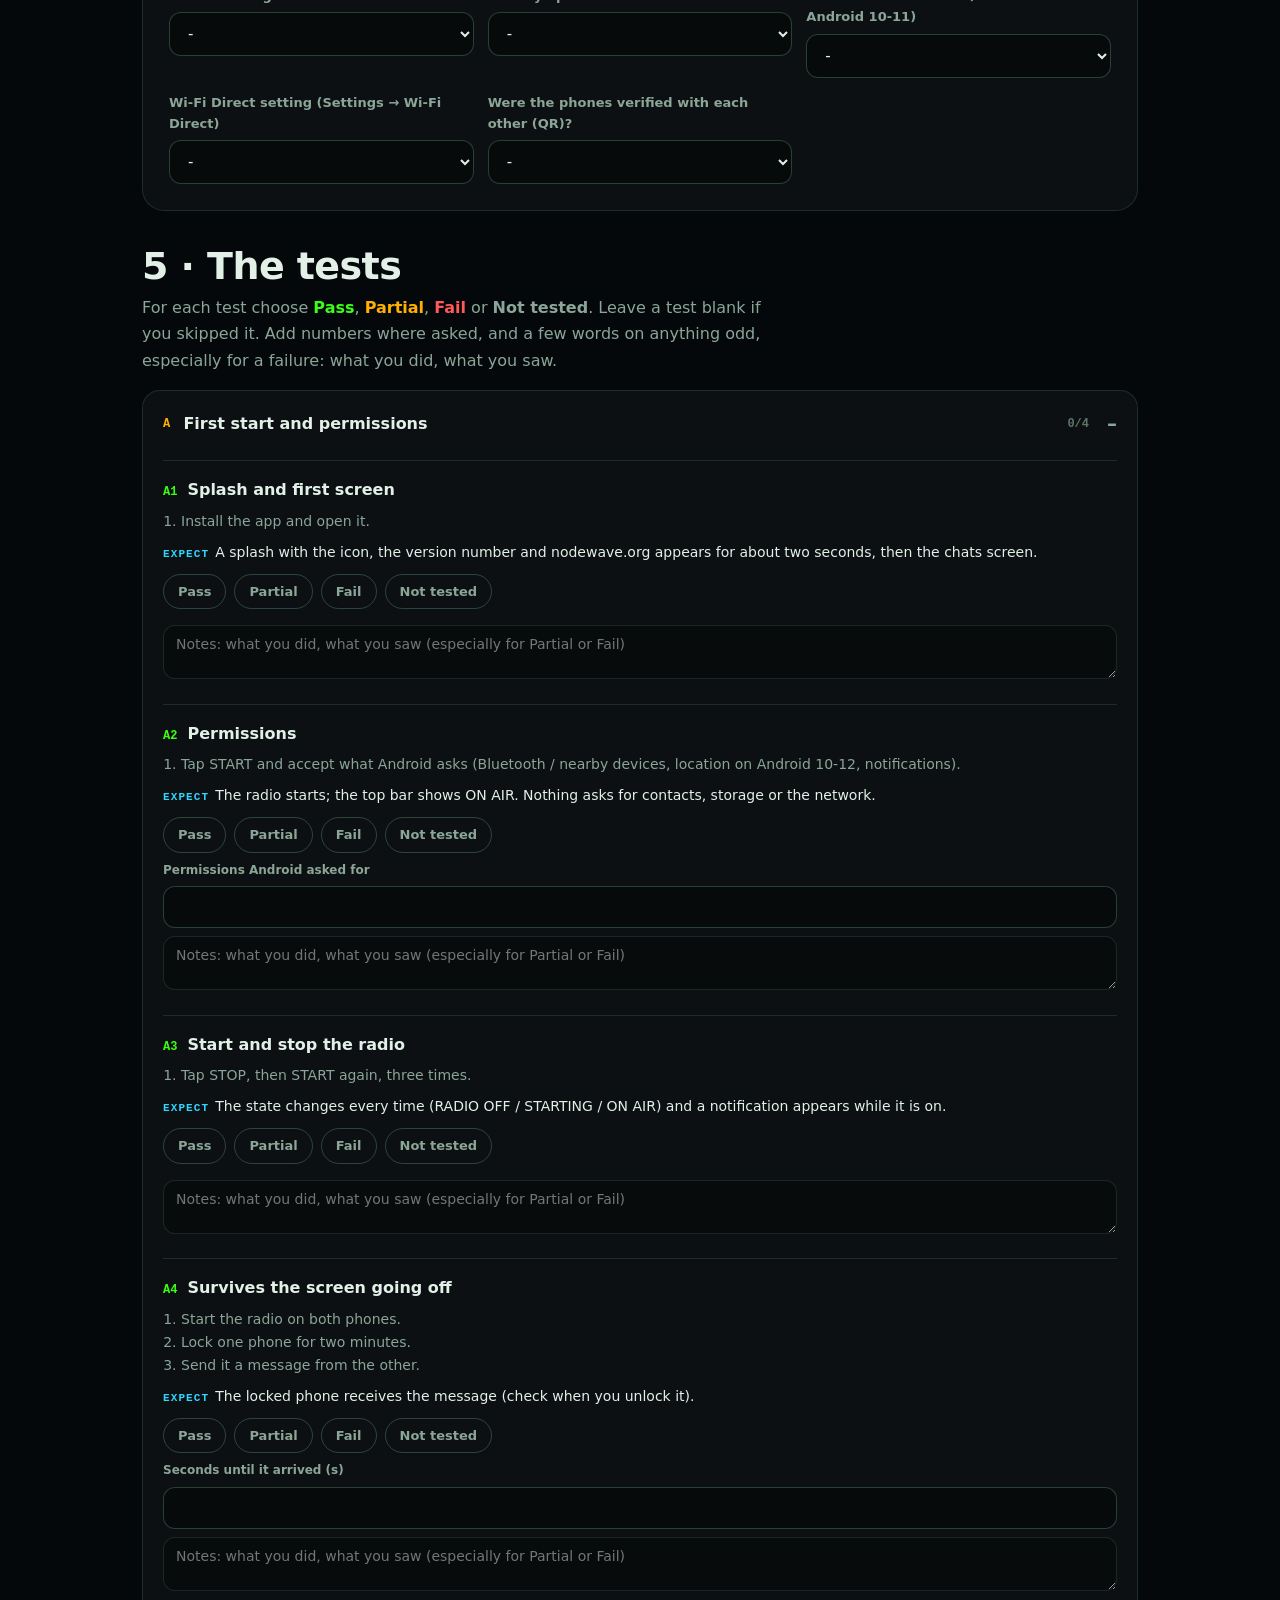
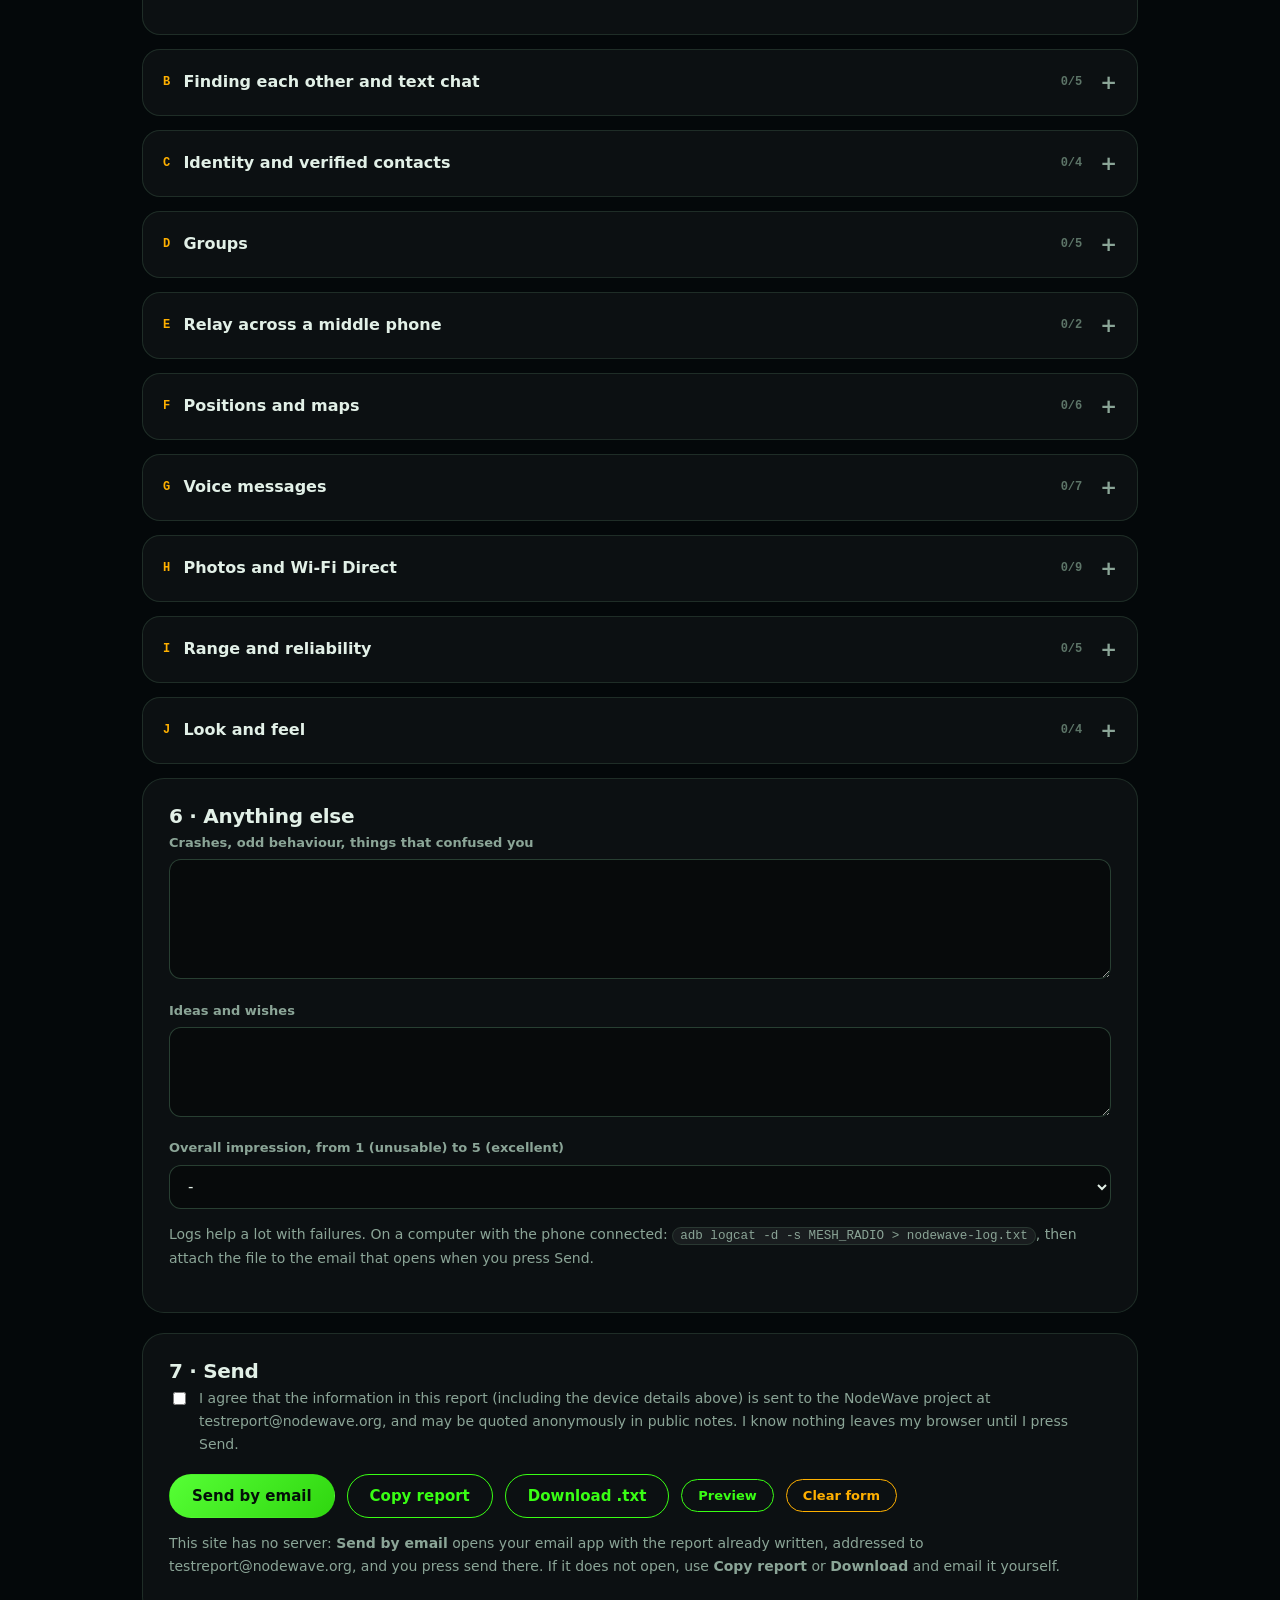
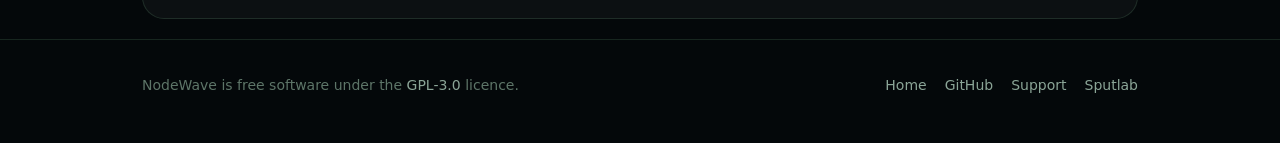
<file: docs/test-report.html>
<!doctype html>
<html lang="en">
<head>
<meta charset="utf-8">
<meta name="viewport" content="width=device-width,initial-scale=1">
<title>NodeWave test report</title>
<meta name="description" content="Run the NodeWave test list on your phone and send the results to the project.">
<meta name="theme-color" content="#04080a">
<link rel="canonical" href="https://nodewave.org/test-report.html">
<link rel="icon" href="images/icon.png">
<link rel="stylesheet" href="style.css">
</head>
<body>
<header class="top"><div class="wrap">
  <a class="brand" href="./"><img src="images/icon.png" alt="">NODEWAVE</a>
  <nav class="nav"><a href="./#screens">Screens</a><a href="./#timeline">Timeline</a><a href="test-report.html" aria-current="page" style="color:var(--text)">Test report</a><a class="btn amber small" href="donate.html">Support</a></nav>
</div></header>

<main class="wrap">
  <div class="pagehead">
    <p class="eyebrow">Help test</p>
    <h1>Test report</h1>
    <p class="lead">NodeWave runs on very different phones and every one has its own Bluetooth and Wi-Fi quirks. Work through the tests you can (nobody does them all), mark what happened, add the numbers asked for, and send the report. Most tests need two phones; a few need three. Your answers are saved in this browser as you go.</p>
  </div>

  <div class="progress" id="progress"><div class="bar"><i id="barfill"></i></div><span id="progtext">0 of 0 tests answered</span></div>

  <form id="form" autocomplete="off" novalidate>

    <div class="panel">
      <h2>1 · About you</h2>
      <p class="hint2">All optional except the consent. Your email is only used to ask you a question about your report.</p>
      <div class="fields">
        <label class="f">Name or nickname<input name="tester" type="text" maxlength="80"></label>
        <label class="f">Email (optional)<input name="email" type="email" maxlength="120"></label>
        <label class="f">Experience with Android / radios<select name="experience"><option value="">-</option><option>Casual user</option><option>Technical user</option><option>Developer</option><option>Radio / mesh enthusiast</option></select></label>
      </div>
    </div>

    <div class="panel">
      <h2>2 · This phone <span class="auto" id="autotag" hidden>DETECTED</span></h2>
      <p class="hint2">Fields marked <em>detected</em> were filled from your browser: correct them if they are wrong. If you opened this page on a computer, type the details of the phone you tested.</p>
      <div class="fields">
        <label class="f">Brand<input name="brand" id="brand" type="text" required></label>
        <label class="f">Model<input name="model" id="model" type="text" required placeholder="e.g. SM-A525F, Mi Note 10, BKL-L09"></label>
        <label class="f">Android version<input name="android" id="android" type="text" required placeholder="e.g. 14"></label>
        <label class="f">Phone skin / ROM<select name="skin"><option value="">-</option><option>Stock / Pixel</option><option>Samsung One UI</option><option>Xiaomi MIUI / HyperOS</option><option>Huawei / Honor EMUI / MagicOS</option><option>OnePlus / OPPO / Realme (ColorOS, OxygenOS)</option><option>Motorola</option><option>Sony</option><option>Custom ROM</option><option>Other</option></select></label>
        <label class="f">Skin / ROM version (if known)<input name="skinver" type="text" placeholder="e.g. One UI 6.1, MIUI 12.5"></label>
        <label class="f">Security patch level<input name="patch" type="text" placeholder="Settings → About phone, e.g. 2026-09-01"></label>
        <label class="f">Screen<input name="screen" id="screen" type="text"></label>
        <label class="f">Phone's Bluetooth version (if known)<input name="btver" type="text" placeholder="e.g. 5.0, 5.2"></label>
        <label class="f">Other things that may matter<input name="devnotes" type="text" placeholder="battery saver on, VPN, work profile…"></label>
      </div>
      <details style="margin-top:14px"><summary class="status" style="cursor:pointer">What your browser told us (sent with the report)</summary><pre class="preview" id="uadump"></pre></details>
    </div>

    <div class="panel">
      <h2>3 · The app</h2>
      <div class="fields">
        <label class="f">NodeWave version<select name="appver" id="appver" required></select></label>
        <label class="f">Installed from<select name="source"><option value="">-</option><option>GitHub release (APK)</option><option>Built from source</option><option>F-Droid</option><option>Other</option></select></label>
        <label class="f">Where to find the version<input type="text" value="Splash screen at start, or Settings → About" disabled></label>
      </div>
    </div>

    <div class="panel">
      <h2>4 · Test setup</h2>
      <p class="hint2">Describe how you tested, so that the numbers can be compared.</p>
      <div class="fields">
        <label class="f">How many phones did you use?<select name="phones"><option value="">-</option><option>2</option><option>3</option><option>4</option><option>5 or more</option></select></label>
        <label class="f">The other phones (brand, model, Android)<textarea name="others" placeholder="Honor View 10 (Android 10)&#10;Samsung A52 (Android 14)"></textarea></label>
        <label class="f">Place<select name="place"><option value="">-</option><option>Indoors, same room</option><option>Indoors, several rooms</option><option>Outdoors, open space</option><option>Outdoors, built-up area</option><option>Mixed</option></select></label>
        <label class="f">Screen during the tests<select name="screenstate"><option value="">-</option><option>On, app in front</option><option>Off for part of the time</option><option>Off most of the time</option></select></label>
        <label class="f">Battery optimisation for NodeWave<select name="battery"><option value="">-</option><option>Unrestricted / not optimised</option><option>Default</option><option>Restricted / saver</option><option>Don't know</option></select></label>
        <label class="f">Location services on? (needed on Android 10-11)<select name="location"><option value="">-</option><option>Yes</option><option>No</option><option>Not applicable (Android 12+)</option></select></label>
        <label class="f">Wi-Fi Direct setting (Settings → Wi-Fi Direct)<select name="wdmode"><option value="">-</option><option>Nobody</option><option>Verified</option><option>Everyone</option></select></label>
        <label class="f">Were the phones verified with each other (QR)?<select name="verified"><option value="">-</option><option>Both ways</option><option>One way</option><option>No</option></select></label>
      </div>
    </div>

    <h2 style="margin:34px 0 6px">5 · The tests</h2>
    <p class="sub" style="margin-bottom:16px">For each test choose <b style="color:var(--green)">Pass</b>, <b style="color:var(--amber)">Partial</b>, <b style="color:var(--red)">Fail</b> or <b>Not tested</b>. Leave a test blank if you skipped it. Add numbers where asked, and a few words on anything odd, especially for a failure: what you did, what you saw.</p>
    <div id="tests"></div>

    <div class="panel">
      <h2>6 · Anything else</h2>
      <div class="fields" style="grid-template-columns:1fr">
        <label class="f">Crashes, odd behaviour, things that confused you<textarea name="issues" style="min-height:120px"></textarea></label>
        <label class="f">Ideas and wishes<textarea name="ideas"></textarea></label>
        <label class="f">Overall impression, from 1 (unusable) to 5 (excellent)<select name="overall"><option value="">-</option><option>1</option><option>2</option><option>3</option><option>4</option><option>5</option></select></label>
      </div>
      <p class="hint2" style="margin-top:14px">Logs help a lot with failures. On a computer with the phone connected: <code>adb logcat -d -s MESH_RADIO &gt; nodewave-log.txt</code>, then attach the file to the email that opens when you press Send.</p>
    </div>

    <div class="panel">
      <h2>7 · Send</h2>
      <label class="check"><input type="checkbox" name="consent" id="consent"> <span>I agree that the information in this report (including the device details above) is sent to the NodeWave project at testreport@nodewave.org, and may be quoted anonymously in public notes. I know nothing leaves my browser until I press Send.</span></label>
      <div class="actions" style="margin-top:18px">
        <button type="button" class="btn primary" id="send">Send by email</button>
        <button type="button" class="btn" id="copy">Copy report</button>
        <button type="button" class="btn" id="download">Download .txt</button>
        <button type="button" class="btn small" id="preview">Preview</button>
        <button type="button" class="btn small amber" id="reset">Clear form</button>
      </div>
      <p class="status" id="status" style="margin-top:14px">This site has no server: <b>Send by email</b> opens your email app with the report already written, addressed to testreport@nodewave.org, and you press send there. If it does not open, use <b>Copy report</b> or <b>Download</b> and email it yourself.</p>
      <pre class="preview" id="previewbox" hidden></pre>
    </div>
  </form>
</main>

<footer><div class="wrap">
  <div>NodeWave is free software under the <a href="https://github.com/sputlab/nodewave/blob/main/LICENSE">GPL-3.0</a> licence.</div>
  <div class="links"><a href="./">Home</a><a href="https://github.com/sputlab/nodewave">GitHub</a><a href="donate.html">Support</a><a href="https://sputlab.com">Sputlab</a></div>
</div></footer>

<script>
(function () {
  var PAGE_VERSION = '2026-11-05';
  var TO = 'testreport@nodewave.org';
  var APP_VERSIONS = ['0.12.2', '0.12.1', '0.12.0', '0.11.0', '0.10.0', '0.9.2', '0.9.0', '0.8.1', '0.8.0', 'older', 'built from the latest source'];

  /* Each test: id, title, steps, expected result, optional measurements. m = [key, label, unit, type]. phones = how many phones it needs. */
  var GROUPS = [
    { id: 'A', title: 'First start and permissions', tests: [
      { id: 'A1', title: 'Splash and first screen', phones: 1, steps: ['Install the app and open it.'], exp: 'A splash with the icon, the version number and nodewave.org appears for about two seconds, then the chats screen.' },
      { id: 'A2', title: 'Permissions', phones: 1, steps: ['Tap START and accept what Android asks (Bluetooth / nearby devices, location on Android 10-12, notifications).'], exp: 'The radio starts; the top bar shows ON AIR. Nothing asks for contacts, storage or the network.', m: [['asked', 'Permissions Android asked for', '', 'text']] },
      { id: 'A3', title: 'Start and stop the radio', phones: 1, steps: ['Tap STOP, then START again, three times.'], exp: 'The state changes every time (RADIO OFF / STARTING / ON AIR) and a notification appears while it is on.' },
      { id: 'A4', title: 'Survives the screen going off', phones: 2, steps: ['Start the radio on both phones.', 'Lock one phone for two minutes.', 'Send it a message from the other.'], exp: 'The locked phone receives the message (check when you unlock it).', m: [['delay', 'Seconds until it arrived', 's', 'number']] }
    ]},
    { id: 'B', title: 'Finding each other and text chat', tests: [
      { id: 'B1', title: 'Discovery', phones: 2, steps: ['Start the radio on both phones, side by side.'], exp: 'Each phone shows the other under NETWORK / in range, with a signal strength.', m: [['secs', 'Seconds until the other phone appeared', 's', 'number'], ['rssi', 'Signal shown (dBm)', 'dBm', 'number']] },
      { id: 'B2', title: 'Send a message', phones: 2, steps: ['Open a chat with the other phone and send "test one".'], exp: 'It arrives and your phone shows "delivered".', m: [['secs', 'Seconds until "delivered"', 's', 'number']] },
      { id: 'B3', title: 'Reply and history', phones: 2, steps: ['Reply from the other phone.', 'Close the app completely and reopen it.'], exp: 'The reply arrives; both messages are still there after reopening.' },
      { id: 'B4', title: 'Ping', phones: 2, steps: ['Press PING in a chat.'], exp: 'The other phone shows "PING RECEIVED" and yours "delivered".' },
      { id: 'B5', title: 'Ten messages in a row', phones: 2, steps: ['Send ten short messages one after the other.'], exp: 'All ten arrive, in order, and all show "delivered".', m: [['delivered', 'How many were delivered (of 10)', '', 'number']] }
    ]},
    { id: 'C', title: 'Identity and verified contacts', tests: [
      { id: 'C1', title: 'My code', phones: 2, steps: ['Open NODES → MY CODE on one phone.'], exp: 'A QR code appears with your name.' },
      { id: 'C2', title: 'Scan the other phone', phones: 2, steps: ['On the other phone press SCAN CONTACT, allow the camera, scan the code.'], exp: 'The node turns VERIFIED. Scanning works in normal room light.', m: [['secs', 'Seconds to scan', 's', 'number']] },
      { id: 'C3', title: 'Encrypted indicator', phones: 2, steps: ['Open the chat with that phone.'], exp: 'The header says "encrypted".' },
      { id: 'C4', title: 'Rename my node', phones: 2, steps: ['Settings → Identity: change the node name and save.'], exp: 'The other phone shows the new name within a minute.', m: [['secs', 'Seconds until the other phone showed it', 's', 'number']] }
    ]},
    { id: 'D', title: 'Groups', tests: [
      { id: 'D1', title: 'Create a group', phones: 3, steps: ['On phone A: NEW GROUP, name it, tick B and C.'], exp: 'B and C each receive an invitation.' },
      { id: 'D2', title: 'Accept and talk', phones: 3, steps: ['B and C accept. A sends a message to the group.'], exp: 'B and C both receive it; A shows "2/2 delivered".' },
      { id: 'D3', title: 'Reply from a member', phones: 3, steps: ['B replies in the group.'], exp: 'A and C receive it, tagged with B\'s name.' },
      { id: 'D4', title: 'Admin removes a member', phones: 3, steps: ['A opens GROUP and removes C.'], exp: 'C no longer has the group.' },
      { id: 'D5', title: 'Leave a group', phones: 3, steps: ['B leaves the group.'], exp: 'A sees B gone from the members.' }
    ]},
    { id: 'E', title: 'Relay across a middle phone', tests: [
      { id: 'E1', title: 'Out-of-range delivery', phones: 3, steps: ['Place A and C so they cannot see each other (far apart or separated by walls) with B in between seeing both.', 'Send a message from A to C.'], exp: 'It arrives at C via B; C\'s chat shows "via 1 relay"; A shows "delivered".', m: [['secs', 'Seconds until "delivered"', 's', 'number'], ['dist', 'Distance A to C', 'm', 'number']] },
      { id: 'E2', title: 'Relay line-up', phones: 3, steps: ['Look at NETWORK on A.'], exp: 'C is listed under "via relay" with B as the neighbour.' }
    ]},
    { id: 'F', title: 'Positions and maps', tests: [
      { id: 'F1', title: 'Download a small map', phones: 1, steps: ['On Wi-Fi: Settings → Map → Monaco (small test), DOWNLOAD.'], exp: 'It downloads and is used by the MAP tab.', m: [['secs', 'Seconds to download', 's', 'number']] },
      { id: 'F2', title: 'Download a country map (optional, about 1.7 GB)', phones: 1, steps: ['On Wi-Fi with space free: choose Italy (or another country link) and DOWNLOAD. Stop and resume once.'], exp: 'It finishes, can be resumed, the app does not restart at the end.', m: [['mins', 'Minutes to download', 'min', 'number']] },
      { id: 'F3', title: 'Your own marker', phones: 1, steps: ['Open MAP outdoors or near a window.'], exp: 'A clearly visible YOU marker appears with a GPS accuracy figure.', m: [['acc', 'GPS accuracy shown (m)', 'm', 'number']] },
      { id: 'F4', title: 'Share your position', phones: 2, steps: ['On both phones: Settings → Position → Everyone. Open MAP.'], exp: 'Each phone shows the other on the map within two minutes.', m: [['secs', 'Seconds until the other showed up', 's', 'number']] },
      { id: 'F5', title: 'Verified-only sharing', phones: 2, steps: ['Set sharing to Verified on both. Verify only one way (scan once).'], exp: 'Only the phone that was scanned appears on the scanner\'s map (it is one way).' },
      { id: 'F6', title: 'Map looks right', phones: 1, steps: ['Zoom and pan the map.'], exp: 'Labels are readable, buttons are legible, panning is smooth.', m: [['fps', 'Smoothness 1-5', '', 'number']] }
    ]},
    { id: 'G', title: 'Voice messages', tests: [
      { id: 'G1', title: 'Hold to record and send', phones: 2, steps: ['In a chat, hold the microphone, say a sentence for about five seconds, let go.'], exp: 'A voice bubble appears and is delivered; the other phone can play it.', m: [['secs', 'Seconds from release to "delivered"', 's', 'number']] },
      { id: 'G2', title: 'Quality over Bluetooth', phones: 2, steps: ['Play the clip on the receiving phone.'], exp: 'Speech is understandable.', m: [['q', 'Sound quality 1-5', '', 'number']] },
      { id: 'G3', title: 'Tap, tap, send mode', phones: 2, steps: ['Settings → Voice messages → "Tap, tap, send". Tap the microphone, speak, tap Stop, then Send.'], exp: 'The clip is sent only after Send; Discard throws it away.' },
      { id: 'G4', title: 'Slide to cancel (hold mode)', phones: 2, steps: ['Hold the microphone, slide left, release.'], exp: 'Nothing is sent.' },
      { id: 'G5', title: '15 second limit', phones: 2, steps: ['Hold the microphone and keep talking.'], exp: 'Recording stops at 15 seconds and the clip is sent.' },
      { id: 'G6', title: 'Always low bandwidth (Codec2)', phones: 2, steps: ['Switch on "Always low bandwidth", send a clip, play it.'], exp: 'It arrives, smaller and rougher; the bubble says codec2.', m: [['q', 'Sound quality 1-5', '', 'number'], ['secs', 'Seconds until "delivered"', 's', 'number']] },
      { id: 'G7', title: 'Codec test on this phone', phones: 1, steps: ['Settings → Voice messages → Test codecs on this phone.'], exp: 'Every codec shows a size and a decoded length; none says FAILED.', m: [['codecs', 'Which codecs said "not available" or failed', '', 'text']] }
    ]},
    { id: 'H', title: 'Photos and Wi-Fi Direct', tests: [
      { id: 'H1', title: 'Photo from the library', phones: 2, steps: ['In a chat tap the photo button → Photo library, choose a picture.'], exp: 'A "Preparing / Opening a Wi-Fi Direct link / Shrinking" line shows, then the photo arrives and is "delivered".', m: [['secs', 'Seconds from choosing to "delivered"', 's', 'number'], ['kb', 'Approx. size sent (KB, from the log or estimate)', 'KB', 'number']] },
      { id: 'H2', title: 'Photo from the camera', phones: 2, steps: ['Photo button → Camera, take a picture, accept it.'], exp: 'It is sent like H1; the camera permission is asked once.' },
      { id: 'H3', title: 'Photo from files', phones: 2, steps: ['Photo button → Files, choose an image file.'], exp: 'It is sent like H1.' },
      { id: 'H4', title: 'Wi-Fi Direct opens by itself', phones: 2, steps: ['Set Wi-Fi Direct to Verified or Everyone on both (verify first for Verified). Send a photo.'], exp: 'No confirmation dialog appears on either phone; the link opens.', m: [['secs', 'Seconds to open the link', 's', 'number']] },
      { id: 'H5', title: 'Speed over Wi-Fi Direct', phones: 2, steps: ['Send a second photo right after the first (the link is still up).'], exp: 'It arrives within a few seconds.', m: [['secs', 'Seconds', 's', 'number']] },
      { id: 'H6', title: 'Refused when set to Nobody', phones: 2, steps: ['Set Wi-Fi Direct to Nobody on the receiving phone. Send a photo.'], exp: 'The sender falls back to Bluetooth and a small photo still arrives (slower).', m: [['secs', 'Seconds until "delivered"', 's', 'number']] },
      { id: 'H7', title: 'Normal Wi-Fi afterwards', phones: 2, steps: ['After the link closes (about 40 seconds idle), check Wi-Fi.'], exp: 'The phone reconnects to its usual Wi-Fi network by itself.', m: [['secs', 'Seconds until Wi-Fi was back', 's', 'number']] },
      { id: 'H8', title: 'Retry a failed transfer', phones: 2, steps: ['Start sending a photo, then walk out of range or stop the radio on the other phone until it shows failed. Restore, then tap the failed photo.'], exp: 'It says "tap to retry" and the retry delivers it.' },
      { id: 'H9', title: 'Photos privacy', phones: 2, steps: ['Send a photo that has location data. Check the received picture\'s details on the other phone.'], exp: 'The received file carries no location or camera data.' }
    ]},
    { id: 'I', title: 'Range and reliability', tests: [
      { id: 'I1', title: 'Line-of-sight range', phones: 2, steps: ['Outdoors, walk apart with one phone, sending a message every 20 metres.'], exp: 'Messages arrive until the distance where they stop.', m: [['dist', 'Last distance where a message arrived', 'm', 'number'], ['lost', 'Distance where it stopped for good', 'm', 'number']] },
      { id: 'I2', title: 'Through walls', phones: 2, steps: ['Indoors, put walls between the phones and send a message.'], exp: 'Messages arrive across at least one wall.', m: [['walls', 'How many walls still worked', '', 'number']] },
      { id: 'I3', title: 'Ten-minute soak', phones: 2, steps: ['Send a message every minute for ten minutes, screens on.'], exp: 'Every message arrives.', m: [['delivered', 'Delivered (of 10)', '', 'number']] },
      { id: 'I4', title: 'One hour in a pocket', phones: 2, steps: ['Radio on, screen off, one hour; note the battery at the start and end, then send a message.'], exp: 'The message still arrives after an hour.', m: [['batt', 'Battery used', '%', 'number']] },
      { id: 'I5', title: 'Radio restart recovery', phones: 2, steps: ['Turn Bluetooth off and on in the phone\'s settings while the radio is running.'], exp: 'The app recovers within a minute or shows an error and START works.', m: [['secs', 'Seconds to recover', 's', 'number']] }
    ]},
    { id: 'J', title: 'Look and feel', tests: [
      { id: 'J1', title: 'Tab bar', phones: 1, steps: ['Tap through the five tabs.'], exp: 'The selected tab is clearly marked and the unread badge sits on the Chats icon.' },
      { id: 'J2', title: 'Text fits', phones: 1, steps: ['Look at every screen, and Settings → Diagnostics.'], exp: 'No text is cut off or overlapping; Diagnostics scrolls and the console is large.' },
      { id: 'J3', title: 'Status bar', phones: 1, steps: ['Look at the clock and battery at the top, with the phone in light theme and in dark theme.'], exp: 'The status and navigation bar icons are readable in both.' },
      { id: 'J4', title: 'Rotation and large text', phones: 1, steps: ['Turn on large system text and rotate the phone.'], exp: 'The app stays usable and does not lose the open chat.' }
    ]}
  ];

  var KEY = 'nodewave-test-report-v1';
  var form = document.getElementById('form');
  var testsEl = document.getElementById('tests');
  var data = {};
  try { data = JSON.parse(localStorage.getItem(KEY) || '{}'); } catch (e) { data = {}; }
  function save() { try { localStorage.setItem(KEY, JSON.stringify(data)); } catch (e) {} }

  // app versions
  var sel = document.getElementById('appver');
  sel.innerHTML = '<option value="">-</option>' + APP_VERSIONS.map(function (v) { return '<option>' + v + '</option>'; }).join('');

  // build the test list
  var total = 0;
  GROUPS.forEach(function (g) {
    var d = document.createElement('details'); d.className = 'group'; if (g.id === 'A') d.open = true;
    var s = document.createElement('summary');
    s.innerHTML = '<span class="n">' + g.id + '</span><span>' + g.title + '</span><span class="c" data-count="' + g.id + '"></span>';
    d.appendChild(s);
    var body = document.createElement('div'); body.className = 'body';
    g.tests.forEach(function (t) {
      total++;
      var el = document.createElement('div'); el.className = 'test';
      var steps = t.steps.map(function (x) { return '<li>' + x + '</li>'; }).join('');
      var meas = (t.m || []).map(function (m) {
        return '<label class="f">' + m[1] + (m[2] ? ' (' + m[2] + ')' : '') + '<input type="' + (m[3] === 'number' ? 'number' : 'text') + '" step="any" data-t="' + t.id + '" data-k="' + m[0] + '"></label>';
      }).join('');
      el.innerHTML =
        '<h4><span class="id">' + t.id + '</span>' + t.title + '</h4>' +
        '<ol>' + steps + '</ol>' +
        '<p class="exp"><b>Expect</b>' + t.exp + '</p>' +
        '<div class="res" role="radiogroup" aria-label="Result of ' + t.id + '">' +
        [['pass', 'Pass'], ['part', 'Partial'], ['fail', 'Fail'], ['skip', 'Not tested']].map(function (r) {
          return '<label><input type="radio" name="r_' + t.id + '" value="' + r[0] + '"><span class="' + r[0] + '">' + r[1] + '</span></label>';
        }).join('') + '</div>' +
        (meas ? '<div class="meas">' + meas + '</div>' : '') +
        '<textarea class="note" data-t="' + t.id + '" data-k="note" placeholder="Notes: what you did, what you saw (especially for Partial or Fail)"></textarea>';
      body.appendChild(el);
    });
    d.appendChild(body);
    testsEl.appendChild(d);
  });

  // restore saved answers
  function restore() {
    [].forEach.call(form.querySelectorAll('input[name],select[name],textarea[name]'), function (el) {
      if (el.type === 'radio') return;
      var v = data.f && data.f[el.name]; if (v !== undefined && el.type !== 'checkbox') el.value = v;
      if (el.type === 'checkbox' && data.f) el.checked = !!data.f[el.name];
    });
    GROUPS.forEach(function (g) { g.tests.forEach(function (t) {
      var r = data.r && data.r[t.id]; if (r) { var i = form.querySelector('input[name="r_' + t.id + '"][value="' + r + '"]'); if (i) i.checked = true; }
      [].forEach.call(form.querySelectorAll('[data-t="' + t.id + '"]'), function (el) { var v = data.m && data.m[t.id + '.' + el.dataset.k]; if (v !== undefined) el.value = v; });
    }); });
  }
  restore();

  function answered(t) { return !!(data.r && data.r[t.id]); }
  function progress() {
    var n = 0; GROUPS.forEach(function (g) {
      var c = 0; g.tests.forEach(function (t) { if (answered(t)) { n++; c++; } });
      var el = document.querySelector('[data-count="' + g.id + '"]'); if (el) el.textContent = c + '/' + g.tests.length;
    });
    document.getElementById('barfill').style.width = Math.round(100 * n / total) + '%';
    document.getElementById('progtext').textContent = n + ' of ' + total + ' tests answered';
  }
  progress();

  form.addEventListener('input', function (e) {
    var el = e.target; data.f = data.f || {}; data.r = data.r || {}; data.m = data.m || {};
    if (el.type === 'radio' && el.name.indexOf('r_') === 0) data.r[el.name.slice(2)] = el.value;
    else if (el.dataset && el.dataset.t) data.m[el.dataset.t + '.' + el.dataset.k] = el.value;
    else if (el.name) data.f[el.name] = el.type === 'checkbox' ? el.checked : el.value;
    save(); progress();
  });
  form.addEventListener('change', function (e) { form.dispatchEvent(new Event('input')); }, true);

  // ---- device detection ----
  var det = {};
  function setIfEmpty(id, v) { var el = document.getElementById(id); if (el && v && !el.value) { el.value = v; data.f = data.f || {}; data.f[el.name] = v; } }
  (function detect() {
    var ua = navigator.userAgent || '';
    det.userAgent = ua; det.language = navigator.language; det.languages = (navigator.languages || []).join(',');
    det.timezone = (Intl.DateTimeFormat().resolvedOptions() || {}).timeZone;
    det.screen = screen.width + 'x' + screen.height + ' @' + (window.devicePixelRatio || 1) + 'x';
    det.viewport = innerWidth + 'x' + innerHeight;
    det.touch = navigator.maxTouchPoints; det.memoryGB = navigator.deviceMemory; det.cores = navigator.hardwareConcurrency;
    var c = navigator.connection; if (c) det.connection = c.effectiveType;
    var m = /Android\s+([\d.]+)/.exec(ua);
    var isAndroid = !!m;
    if (m) setIfEmpty('android', m[1]);
    var mm = /;\s*([^;)]+?)\s+Build\//.exec(ua) || /Android[^;]*;\s*([^;)]+)\)/.exec(ua);
    var model = mm ? mm[1].trim() : '';
    if (model && !/^(K|Android|Linux|wv)$/.test(model)) setIfEmpty('model', model);
    if (isAndroid) setIfEmpty('screen', det.screen);
    var brands = { SM: 'Samsung', 'Mi ': 'Xiaomi', Redmi: 'Xiaomi', POCO: 'Xiaomi', BKL: 'Honor', Pixel: 'Google', XQ: 'Sony', CPH: 'OPPO', RMX: 'Realme', Nokia: 'Nokia', moto: 'Motorola' };
    Object.keys(brands).forEach(function (k) { if (model.indexOf(k) === 0) setIfEmpty('brand', brands[k]); });
    function done() { document.getElementById('uadump').textContent = JSON.stringify(det, null, 2); document.getElementById('autotag').hidden = !isAndroid; save(); }
    if (navigator.userAgentData && navigator.userAgentData.getHighEntropyValues) {
      navigator.userAgentData.getHighEntropyValues(['model', 'platformVersion', 'fullVersionList']).then(function (h) {
        det.uaData = h; if (h.model) setIfEmpty('model', h.model); if (h.platformVersion) setIfEmpty('android', h.platformVersion.split('.')[0]);
        done();
      }, done);
    } else done();
  })();

  // ---- build the report ----
  function val(name) { return ((data.f && data.f[name]) || '').toString().trim(); }
  var LABEL = { pass: 'PASS', part: 'PARTIAL', fail: 'FAIL', skip: 'NOT TESTED' };
  function report() {
    var L = [], out = { page: PAGE_VERSION, generated: new Date().toISOString(), tester: {}, device: {}, app: {}, setup: {}, results: [], extra: {} };
    L.push('NODEWAVE TEST REPORT', 'Generated: ' + out.generated + '   (form ' + PAGE_VERSION + ')', '');
    var sect = function (title, pairs, target) {
      L.push('== ' + title + ' ==');
      pairs.forEach(function (p) { var v = val(p[0]); if (v) { L.push(p[1] + ': ' + v); target[p[0]] = v; } });
      L.push('');
    };
    sect('Tester', [['tester', 'Name'], ['email', 'Email'], ['experience', 'Experience']], out.tester);
    sect('Device', [['brand', 'Brand'], ['model', 'Model'], ['android', 'Android'], ['skin', 'Skin'], ['skinver', 'Skin version'], ['patch', 'Security patch'], ['screen', 'Screen'], ['btver', 'Bluetooth'], ['devnotes', 'Notes']], out.device);
    L.push('Browser details: ' + (det.userAgent || '-'), 'Language / timezone: ' + (det.language || '-') + ' / ' + (det.timezone || '-'), '');
    out.device.browser = det;
    sect('App', [['appver', 'NodeWave version'], ['source', 'Installed from']], out.app);
    sect('Setup', [['phones', 'Phones used'], ['others', 'Other phones'], ['place', 'Place'], ['screenstate', 'Screen'], ['battery', 'Battery optimisation'], ['location', 'Location services'], ['wdmode', 'Wi-Fi Direct setting'], ['verified', 'Verified with each other']], out.setup);
    var counts = { pass: 0, part: 0, fail: 0, skip: 0 }, lines = [];
    GROUPS.forEach(function (g) { g.tests.forEach(function (t) {
      var r = data.r && data.r[t.id]; if (!r) return; counts[r]++;
      var meas = (t.m || []).map(function (m) { var v = data.m && data.m[t.id + '.' + m[0]]; return v ? m[1] + ' = ' + v + (m[2] ? ' ' + m[2] : '') : null; }).filter(Boolean);
      var note = ((data.m && data.m[t.id + '.note']) || '').trim();
      lines.push('[' + t.id + '] ' + t.title + ': ' + LABEL[r] + (meas.length ? '\n      ' + meas.join('; ') : '') + (note ? '\n      Note: ' + note.replace(/\n/g, ' ') : ''));
      var res = { id: t.id, title: t.title, result: r, notes: note }; (t.m || []).forEach(function (m) { var v = data.m && data.m[t.id + '.' + m[0]]; if (v) (res.measurements = res.measurements || {})[m[0]] = v; });
      out.results.push(res);
    }); });
    L.push('== Results: ' + counts.pass + ' pass, ' + counts.part + ' partial, ' + counts.fail + ' fail, ' + counts.skip + ' not tested (of ' + total + ' tests) ==');
    out.summary = counts;
    L = L.concat(lines.length ? lines : ['(no test answered)']); L.push('');
    var extra = [['issues', 'Issues'], ['ideas', 'Ideas'], ['overall', 'Overall impression (1-5)']];
    L.push('== Other =='); extra.forEach(function (p) { var v = val(p[0]); if (v) { L.push(p[1] + ': ' + v); out.extra[p[0]] = v; } });
    L.push('', '-- machine-readable copy --', JSON.stringify(out));
    return L.join('\n');
  }

  var status = document.getElementById('status');
  function say(t, cls) { status.textContent = t; status.className = 'status ' + (cls || ''); }
  function check() {
    if (!document.getElementById('consent').checked) { say('Please tick the box in section 7 first: nothing is sent without it.', 'warn'); return false; }
    var miss = []; ['model', 'android', 'appver'].forEach(function (n) { if (!val(n)) miss.push({ model: 'phone model', android: 'Android version', appver: 'NodeWave version' }[n]); });
    if (miss.length) { say('Still needed: ' + miss.join(', ') + '.', 'warn'); return false; }
    var any = GROUPS.some(function (g) { return g.tests.some(answered); });
    if (!any) { say('Answer at least one test before sending.', 'warn'); return false; }
    return true;
  }
  function subject() { return 'NodeWave test report - ' + val('brand') + ' ' + val('model') + ' - Android ' + val('android') + ' - v' + val('appver'); }

  document.getElementById('send').onclick = function () {
    if (!check()) return;
    var body = report(), mailto = 'mailto:' + TO + '?subject=' + encodeURIComponent(subject()) + '&body=' + encodeURIComponent(body);
    if (mailto.length > 7500) {
      say('The report is long, and some email apps cut very long links. The email will open; if the text looks cut, press Copy report and paste it into the message.', 'warn');
    } else say('Opening your email app… press send there. If nothing opens, use Copy report or Download.', 'ok');
    location.href = mailto;
  };
  document.getElementById('copy').onclick = function () {
    if (!check()) return; var t = report();
    (navigator.clipboard ? navigator.clipboard.writeText(t) : Promise.reject()).then(function () { say('Report copied. Paste it into an email to ' + TO + '.', 'ok'); }, function () {
      var box = document.getElementById('previewbox'); box.hidden = false; box.textContent = t; say('Could not copy automatically: select the text below and copy it.', 'warn');
    });
  };
  document.getElementById('download').onclick = function () {
    if (!check()) return; var blob = new Blob([report()], { type: 'text/plain' }), a = document.createElement('a');
    a.href = URL.createObjectURL(blob); a.download = 'nodewave-test-report-' + (val('model') || 'phone').replace(/[^\w.-]+/g, '_') + '.txt'; a.click();
    say('Downloaded. Email the file to ' + TO + '.', 'ok');
  };
  document.getElementById('preview').onclick = function () { var b = document.getElementById('previewbox'); b.hidden = !b.hidden; if (!b.hidden) b.textContent = report(); };
  document.getElementById('reset').onclick = function () {
    if (!confirm('Clear everything you entered on this page?')) return;
    try { localStorage.removeItem(KEY); } catch (e) {} location.reload();
  };
})();
</script>
</body>
</html>
</file>
<file: docs/style.css>
/* NodeWave site: one stylesheet for every page. Dark tactical, quiet motion, respects prefers-reduced-motion. */
:root{
  --bg:#04080a;--bg2:#070d10;--surface:rgba(255,255,255,.035);--surface2:rgba(255,255,255,.06);
  --line:rgba(160,255,190,.12);--line2:rgba(160,255,190,.22);
  --text:#e2f0e7;--dim:#8ba597;--faint:#5d7568;
  --green:#39ff14;--green2:#7dff5e;--cyan:#2fd6ff;--amber:#ffb000;--red:#ff5a5a;
  --mono:ui-monospace,SFMono-Regular,Menlo,Consolas,monospace;
  --sans:Inter,system-ui,-apple-system,"Segoe UI",Roboto,Helvetica,Arial,sans-serif;
  --radius:18px;
}
*{box-sizing:border-box}
[hidden]{display:none!important}
html{scroll-behavior:smooth;scroll-padding-top:76px}
body{margin:0;background:var(--bg);color:var(--text);font:16px/1.65 var(--sans);-webkit-font-smoothing:antialiased;overflow-x:hidden}
body::before{ /* soft glow and a faint grid behind everything */
  content:"";position:fixed;inset:0;z-index:-1;pointer-events:none;
  background:
    radial-gradient(900px 500px at 15% -10%,rgba(57,255,20,.10),transparent 60%),
    radial-gradient(800px 500px at 100% 10%,rgba(47,214,255,.08),transparent 60%),
    linear-gradient(rgba(160,255,190,.035) 1px,transparent 1px) 0 0/48px 48px,
    linear-gradient(90deg,rgba(160,255,190,.035) 1px,transparent 1px) 0 0/48px 48px;
  mask-image:linear-gradient(#000 30%,transparent 95%);
}
a{color:var(--green);text-decoration:none}
a:hover{text-decoration:underline}
img{max-width:100%}
.mono{font-family:var(--mono)}
.wrap{max-width:1040px;margin:0 auto;padding:0 22px}
.sr{position:absolute;width:1px;height:1px;overflow:hidden;clip:rect(0 0 0 0)}

/* ---- header ---- */
.top{position:sticky;top:0;z-index:20;background:rgba(4,8,10,.72);backdrop-filter:blur(14px);-webkit-backdrop-filter:blur(14px);border-bottom:1px solid var(--line)}
.top .wrap{display:flex;align-items:center;gap:18px;height:60px}
.brand{display:flex;align-items:center;gap:10px;color:var(--green);font:700 15px var(--mono);letter-spacing:.28em}
.brand img{width:30px;height:30px;border-radius:8px;box-shadow:0 0 18px rgba(57,255,20,.25)}
.brand:hover{text-decoration:none}
.nav{margin-left:auto;display:flex;align-items:center;gap:20px;font-size:14px}
.nav a{color:var(--dim)}
.nav a:hover{color:var(--text);text-decoration:none}
.nav .btn{padding:8px 16px;font-size:13px}
@media(max-width:760px){.nav a:not(.btn){display:none}}

/* ---- buttons ---- */
.btn{display:inline-flex;align-items:center;gap:8px;padding:12px 22px;border-radius:999px;font-weight:650;font-size:15px;border:1.5px solid var(--green);color:var(--green);background:transparent;cursor:pointer;transition:transform .15s,box-shadow .2s,background .2s;font-family:var(--sans)}
.btn:hover{text-decoration:none;transform:translateY(-1px);box-shadow:0 8px 28px rgba(57,255,20,.18)}
.btn.primary{background:linear-gradient(135deg,#56ff35,#2fd60f);color:#031008;border-color:transparent}
.btn.amber{border-color:var(--amber);color:var(--amber)}
.btn.amber.solid{background:linear-gradient(135deg,#ffc233,#ff9d00);color:#1b1100;border-color:transparent}
.btn.amber:hover{box-shadow:0 8px 28px rgba(255,176,0,.22)}
.btn.small{padding:8px 16px;font-size:13px}
.btn svg{width:17px;height:17px}

/* ---- hero ---- */
.hero{padding:84px 0 56px;display:grid;grid-template-columns:1.05fr .95fr;gap:44px;align-items:center}
.eyebrow{font:600 12px var(--mono);letter-spacing:.26em;text-transform:uppercase;color:var(--amber);margin:0 0 14px}
.hero h1{margin:0 0 16px;font-size:clamp(34px,6vw,60px);line-height:1.04;letter-spacing:-.02em}
.hero h1 em{font-style:normal;background:linear-gradient(120deg,var(--green),var(--cyan));-webkit-background-clip:text;background-clip:text;color:transparent}
.lead{color:var(--dim);font-size:clamp(16px,2.2vw,19px);max-width:560px;margin:0 0 26px}
.cta{display:flex;flex-wrap:wrap;gap:12px}
.note{color:var(--faint);font-size:13px;margin-top:16px}
.hero-art{position:relative;display:flex;justify-content:center}
.hero-art::before{content:"";position:absolute;inset:8% 12%;background:radial-gradient(closest-side,rgba(57,255,20,.35),transparent);filter:blur(30px);z-index:-1}
.phone{position:relative;width:min(260px,62vw);aspect-ratio:9/19.5;border-radius:34px;padding:9px;background:linear-gradient(160deg,#1b2a22,#0a1310);border:1px solid var(--line2);box-shadow:0 30px 80px rgba(0,0,0,.6),0 0 0 1px rgba(0,0,0,.4) inset}
.phone::after{content:"";position:absolute;top:14px;left:50%;transform:translateX(-50%);width:34%;height:7px;border-radius:6px;background:#04080a;opacity:.8}
.phone img{width:100%;height:100%;object-fit:cover;border-radius:26px;display:block;background:#050a08}
.hero-art .phone{animation:float 7s ease-in-out infinite}
.hero-art .phone.b{position:absolute;right:-6%;bottom:-6%;width:min(170px,40vw);animation-delay:-3s;opacity:.95}
@keyframes float{0%,100%{transform:translateY(0)}50%{transform:translateY(-10px)}}
@media(max-width:860px){.hero{grid-template-columns:1fr;padding-top:52px}.hero-art{margin-top:18px}}

.stats{display:grid;grid-template-columns:repeat(4,1fr);gap:1px;background:var(--line);border:1px solid var(--line);border-radius:var(--radius);overflow:hidden;margin:6px 0 10px}
.stats div{background:var(--bg2);padding:18px 14px;text-align:center}
.stats b{display:block;font:700 26px var(--mono);color:var(--green)}
.stats span{font-size:12px;color:var(--dim);letter-spacing:.06em}
@media(max-width:640px){.stats{grid-template-columns:repeat(2,1fr)}}

/* ---- sections ---- */
section{padding:72px 0;border-top:1px solid var(--line)}
section.first{border-top:0}
.kicker{font:600 12px var(--mono);letter-spacing:.26em;text-transform:uppercase;color:var(--amber);margin:0 0 8px}
h2{margin:0 0 10px;font-size:clamp(26px,4vw,38px);letter-spacing:-.015em;line-height:1.15}
.sub{color:var(--dim);max-width:640px;margin:0 0 30px}
.grid{display:grid;grid-template-columns:repeat(auto-fit,minmax(270px,1fr));gap:16px}
.card{background:var(--surface);border:1px solid var(--line);border-radius:var(--radius);padding:22px;transition:border-color .25s,transform .25s,background .25s;backdrop-filter:blur(6px)}
.card:hover{border-color:var(--line2);transform:translateY(-3px);background:var(--surface2)}
.card .ico{width:38px;height:38px;border-radius:11px;display:grid;place-items:center;background:rgba(57,255,20,.1);border:1px solid var(--line2);margin-bottom:14px;color:var(--green)}
.card .ico svg{width:20px;height:20px}
.card h3{margin:0 0 6px;font-size:17px}
.card p{margin:0;color:var(--dim);font-size:15px}
code,pre{font-family:var(--mono);background:rgba(255,255,255,.05);border:1px solid var(--line);border-radius:10px}
code{padding:1px 7px;font-size:.9em}
pre{padding:16px;overflow:auto;font-size:14px}

/* ---- gallery ---- */
.gallery{position:relative;margin:0 -22px}
.track{display:flex;gap:26px;overflow-x:auto;scroll-snap-type:x mandatory;padding:18px 22px 34px;scrollbar-width:none;-webkit-overflow-scrolling:touch;cursor:grab}
.track::-webkit-scrollbar{display:none}
.track.drag{cursor:grabbing;scroll-snap-type:none}
.shot{flex:0 0 auto;width:min(236px,60vw);scroll-snap-align:center;margin:0;transition:transform .35s cubic-bezier(.2,.7,.2,1),opacity .35s,filter .35s;transform:scale(var(--s,.92));opacity:var(--o,.6);filter:saturate(var(--f,.8))}
.shot .phone{width:100%}
.shot figcaption{margin-top:14px;text-align:center;font-size:13px;color:var(--dim);line-height:1.4;padding:0 6px}
.shot figcaption b{display:block;color:var(--text);font-size:14px;margin-bottom:2px}
.shot.active{--s:1;--o:1;--f:1}
.shot .phone{cursor:zoom-in}
.fade{position:absolute;top:0;bottom:0;width:90px;pointer-events:none;z-index:2}
.fade.l{left:0;background:linear-gradient(90deg,var(--bg),transparent)}
.fade.r{right:0;background:linear-gradient(270deg,var(--bg),transparent)}
.arrow{position:absolute;top:42%;z-index:3;width:50px;height:50px;border-radius:50%;border:1px solid var(--line2);background:rgba(4,8,10,.8);backdrop-filter:blur(8px);color:var(--green);display:grid;place-items:center;cursor:pointer;transition:opacity .3s,box-shadow .3s,transform .2s}
.arrow:hover{box-shadow:0 0 24px rgba(57,255,20,.3);transform:scale(1.06)}
.arrow.l{left:calc(22px + 4px)}
.arrow.r{right:calc(22px + 4px)}
.arrow svg{width:22px;height:22px}
.arrow.hidden{opacity:0;pointer-events:none}
/* the arrows breathe sideways until the visitor uses the gallery: a slow hint that there is more */
.gallery:not(.touched) .arrow.r svg{animation:nudgeR 1.9s ease-in-out infinite}
.gallery:not(.touched) .arrow.l svg{animation:nudgeL 1.9s ease-in-out infinite}
.gallery:not(.touched) .arrow.r::after,.gallery:not(.touched) .arrow.l::after{content:"";position:absolute;inset:-7px;border-radius:50%;border:1px solid var(--green);opacity:0;animation:ping 1.9s ease-out infinite}
@keyframes nudgeR{0%,100%{transform:translateX(-3px)}50%{transform:translateX(5px)}}
@keyframes nudgeL{0%,100%{transform:translateX(3px)}50%{transform:translateX(-5px)}}
@keyframes ping{0%{transform:scale(.85);opacity:.7}100%{transform:scale(1.35);opacity:0}}
.dots{display:flex;justify-content:center;gap:8px;margin-top:-6px}
.dots button{width:8px;height:8px;border-radius:99px;border:0;background:var(--faint);cursor:pointer;padding:0;transition:width .3s,background .3s}
.dots button.on{width:26px;background:var(--green)}
.hint{text-align:center;color:var(--faint);font:12px var(--mono);letter-spacing:.14em;margin-top:14px}
@media(max-width:700px){.arrow{display:none}.fade{width:34px}}

.lightbox{position:fixed;inset:0;z-index:50;background:rgba(2,5,6,.92);backdrop-filter:blur(10px);display:none;align-items:center;justify-content:center;flex-direction:column;padding:20px}
.lightbox.open{display:flex}
.lightbox img{max-height:80vh;max-width:min(92vw,480px);border-radius:22px;border:1px solid var(--line2);box-shadow:0 30px 90px rgba(0,0,0,.7)}
.lightbox p{color:var(--dim);margin:14px 0 0;text-align:center}
.lightbox .x{position:absolute;top:18px;right:22px;background:none;border:0;color:var(--text);font-size:30px;cursor:pointer}
.lightbox .arrow{position:fixed;top:50%}

/* ---- timeline ---- */
.timeline{list-style:none;margin:30px 0 0;padding:0;position:relative}
.timeline::before{content:"";position:absolute;left:50%;top:0;bottom:0;width:2px;transform:translateX(-50%);background:linear-gradient(var(--green),var(--green) var(--done,60%),rgba(255,176,0,.55) var(--done,60%),rgba(47,214,255,.25))}
.tl{position:relative;width:50%;padding:0 38px 38px 0;opacity:0;transform:translateY(22px);transition:opacity .7s,transform .7s}
.tl.in{opacity:1;transform:none}
.tl:nth-child(even){margin-left:50%;padding:0 0 38px 38px}
.tl .dot{position:absolute;top:6px;right:-8px;width:16px;height:16px;border-radius:50%;background:var(--bg);border:3px solid var(--green);box-shadow:0 0 16px rgba(57,255,20,.55)}
.tl:nth-child(even) .dot{right:auto;left:-8px}
.tl .when{font:600 12px var(--mono);letter-spacing:.14em;color:var(--dim);text-transform:uppercase}
.tl .ver{display:inline-block;margin-left:8px;padding:2px 9px;border-radius:99px;background:rgba(57,255,20,.1);border:1px solid var(--line2);color:var(--green);font:700 12px var(--mono);letter-spacing:.04em}
.tl h3{margin:6px 0 4px;font-size:19px}
.tl p{margin:0;color:var(--dim);font-size:15px}
.tl:nth-child(odd){text-align:right}
.tl.now .dot{border-color:var(--amber);background:var(--amber);box-shadow:0 0 0 0 rgba(255,176,0,.6);animation:pulse 2.2s infinite}
.tl.now .ver{background:rgba(255,176,0,.14);border-color:rgba(255,176,0,.5);color:var(--amber)}
@keyframes pulse{0%{box-shadow:0 0 0 0 rgba(255,176,0,.55)}70%{box-shadow:0 0 0 16px rgba(255,176,0,0)}100%{box-shadow:0 0 0 0 rgba(255,176,0,0)}}
.tl.future .dot{border:3px dashed var(--cyan);box-shadow:0 0 14px rgba(47,214,255,.35)}
.tl.future .ver{background:rgba(47,214,255,.08);border-color:rgba(47,214,255,.4);color:var(--cyan)}
.tl.future h3{color:#cfe9f1}
.tl.future .when{color:var(--cyan)}
.phase{position:relative;z-index:1;text-align:center;margin:6px 0 30px}
.phase span{display:inline-block;padding:6px 18px;border-radius:99px;background:var(--bg);border:1px solid var(--line2);font:700 12px var(--mono);letter-spacing:.22em;text-transform:uppercase;color:var(--amber)}
.phase.f span{color:var(--cyan);border-color:rgba(47,214,255,.4)}
@media(max-width:760px){
  .timeline::before{left:10px}
  .tl,.tl:nth-child(even){width:100%;margin-left:0;padding:0 0 32px 40px;text-align:left}
  .tl .dot,.tl:nth-child(even) .dot{left:2px;right:auto}
  .tl:nth-child(odd){text-align:left}
  .phase{text-align:left;padding-left:40px}
}
.promise{margin-top:6px;color:var(--faint);font-size:13px}

/* ---- call to action band ---- */
.band{background:linear-gradient(135deg,rgba(255,176,0,.10),rgba(57,255,20,.06));border:1px solid rgba(255,176,0,.28);border-radius:26px;padding:38px;display:flex;gap:26px;align-items:center;flex-wrap:wrap}
.band h2{margin:0 0 6px;font-size:28px}
.band p{margin:0;color:var(--dim);max-width:560px}
.band .grow{flex:1 1 320px}

footer{border-top:1px solid var(--line);padding:34px 0 46px;color:var(--faint);font-size:14px}
footer .wrap{display:flex;gap:18px 30px;flex-wrap:wrap;justify-content:space-between}
footer a{color:var(--dim)}
footer .links{display:flex;gap:18px;flex-wrap:wrap}

/* ---- page header for inner pages ---- */
.pagehead{padding:64px 0 26px}
.pagehead h1{margin:0 0 10px;font-size:clamp(30px,5vw,46px);letter-spacing:-.02em;line-height:1.1}

/* ---- panels / forms ---- */
.panel{background:var(--surface);border:1px solid var(--line);border-radius:22px;padding:26px;margin-bottom:20px}
.panel>h2,.panel>h3{margin:0 0 4px;font-size:20px}
.panel .hint2{color:var(--dim);font-size:14px;margin:0 0 16px}
.fields{display:grid;grid-template-columns:repeat(auto-fit,minmax(230px,1fr));gap:14px}
label.f{display:block;font-size:13px;color:var(--dim);font-weight:600}
label.f input,label.f select,label.f textarea,.field{width:100%;margin-top:6px;padding:11px 14px;border-radius:12px;border:1px solid var(--line2);background:rgba(0,0,0,.35);color:var(--text);font:15px var(--sans);transition:border-color .2s,box-shadow .2s}
label.f textarea{min-height:90px;resize:vertical}
label.f input:focus,label.f select:focus,label.f textarea:focus,.field:focus{outline:none;border-color:var(--green);box-shadow:0 0 0 4px rgba(57,255,20,.12)}
.auto{display:inline-block;margin-left:6px;padding:1px 8px;border-radius:99px;background:rgba(47,214,255,.1);border:1px solid rgba(47,214,255,.4);color:var(--cyan);font:600 10px var(--mono);letter-spacing:.08em;vertical-align:middle}
.check{display:flex;gap:10px;align-items:flex-start;font-size:14px;color:var(--dim)}
.check input{margin-top:5px;accent-color:var(--green)}

.progress{position:sticky;top:60px;z-index:10;background:rgba(4,8,10,.85);backdrop-filter:blur(10px);border:1px solid var(--line);border-radius:14px;padding:10px 16px;margin:0 0 20px;display:flex;align-items:center;gap:14px}
.bar{flex:1;height:8px;border-radius:99px;background:var(--line)}
.bar i{display:block;height:100%;width:0;border-radius:99px;background:linear-gradient(90deg,var(--green),var(--cyan));transition:width .4s}
.progress span{font:600 12px var(--mono);color:var(--dim);white-space:nowrap}

details.group{border:1px solid var(--line);border-radius:18px;margin-bottom:14px;background:var(--surface);overflow:hidden}
details.group>summary{list-style:none;cursor:pointer;padding:16px 20px;display:flex;align-items:center;gap:12px;font-weight:700}
details.group>summary::-webkit-details-marker{display:none}
details.group>summary .n{font:700 12px var(--mono);color:var(--amber);letter-spacing:.1em}
details.group>summary .c{margin-left:auto;font:600 12px var(--mono);color:var(--faint)}
details.group>summary::after{content:"+";color:var(--dim);font-size:20px;margin-left:6px;transition:transform .2s}
details.group[open]>summary::after{content:"–"}
details.group .body{padding:4px 20px 18px}
.test{border-top:1px solid var(--line);padding:16px 0}
.test h4{margin:0 0 4px;font-size:16px;display:flex;gap:10px;align-items:baseline}
.test h4 .id{font:700 12px var(--mono);color:var(--green)}
.test ol{margin:6px 0 8px 18px;padding:0;color:var(--dim);font-size:14px}
.test .exp{font-size:14px;color:var(--text);margin:0 0 10px}
.test .exp b{color:var(--cyan);font:600 11px var(--mono);letter-spacing:.1em;text-transform:uppercase;margin-right:6px}
.res{display:flex;flex-wrap:wrap;gap:8px;margin:8px 0}
.res label{cursor:pointer}
.res input{position:absolute;opacity:0}
.res span{display:inline-block;padding:6px 14px;border-radius:99px;border:1px solid var(--line2);font-size:13px;font-weight:600;color:var(--dim);transition:all .15s}
.res input:checked+span.pass{background:rgba(57,255,20,.16);border-color:var(--green);color:var(--green)}
.res input:checked+span.fail{background:rgba(255,90,90,.16);border-color:var(--red);color:var(--red)}
.res input:checked+span.part{background:rgba(255,176,0,.16);border-color:var(--amber);color:var(--amber)}
.res input:checked+span.skip{background:rgba(255,255,255,.08);border-color:var(--dim);color:var(--text)}
.res input:focus-visible+span{outline:2px solid var(--cyan);outline-offset:2px}
.meas{display:grid;grid-template-columns:repeat(auto-fit,minmax(160px,1fr));gap:10px;margin-top:6px}
.meas label.f{font-size:12px}
.test textarea.note{width:100%;margin-top:8px;padding:10px 12px;min-height:54px;border-radius:12px;border:1px solid var(--line);background:rgba(0,0,0,.3);color:var(--text);font:14px var(--sans);resize:vertical}
.test textarea.note:focus{outline:none;border-color:var(--green)}
.actions{display:flex;flex-wrap:wrap;gap:12px;align-items:center}
.status{font-size:14px;color:var(--dim)}
.status.ok{color:var(--green)}
.status.warn{color:var(--amber)}
.preview{white-space:pre-wrap;max-height:260px;overflow:auto;font:12px/1.5 var(--mono);color:var(--dim)}

/* ---- donate ---- */
.donate{max-width:640px;margin:0 auto 60px}
.amounts{display:flex;flex-wrap:wrap;gap:10px;margin:10px 0 18px}
.amounts button{flex:1 1 90px;padding:13px 10px;border-radius:14px;border:1px solid var(--line2);background:var(--surface);color:var(--text);font:700 17px var(--mono);cursor:pointer;transition:all .15s}
.amounts button:hover{border-color:var(--amber);transform:translateY(-1px)}
.amounts button.on{background:rgba(255,176,0,.14);border-color:var(--amber);color:var(--amber);box-shadow:0 0 22px rgba(255,176,0,.18)}
.sliderrow{display:flex;align-items:center;gap:18px;margin-bottom:12px}
.sliderrow input[type=range]{flex:1;-webkit-appearance:none;appearance:none;height:6px;border-radius:99px;background:linear-gradient(90deg,var(--amber),var(--green));outline:none}
.sliderrow input[type=range]::-webkit-slider-thumb{-webkit-appearance:none;width:24px;height:24px;border-radius:50%;background:#fff;border:3px solid var(--amber);box-shadow:0 2px 12px rgba(255,176,0,.5);cursor:pointer}
.sliderrow input[type=range]::-moz-range-thumb{width:20px;height:20px;border-radius:50%;background:#fff;border:3px solid var(--amber);cursor:pointer}
.big{min-width:120px;text-align:center;font:800 34px var(--mono);color:var(--text)}
.big small{font-size:18px;color:var(--dim);margin-left:3px}
.thanks{display:flex;gap:14px;align-items:center;margin:18px 0 22px;padding:16px 18px;border-radius:16px;border:1px solid rgba(255,176,0,.3);background:rgba(255,176,0,.07);transition:border-color .3s}
.thanks .e{font-size:30px}
.thanks p{margin:0;font-weight:600}
.paypal{width:100%;justify-content:center;font-size:17px;padding:15px}
.fine{color:var(--faint);font-size:13px;margin-top:14px}
.banner{border:1px solid var(--green);background:rgba(57,255,20,.08);border-radius:16px;padding:16px 20px;margin-bottom:20px}
@media(prefers-reduced-motion:reduce){*{animation:none!important;transition:none!important}html{scroll-behavior:auto}.tl{opacity:1;transform:none}}

.still *{transition:none!important;animation:none!important}
</file>
